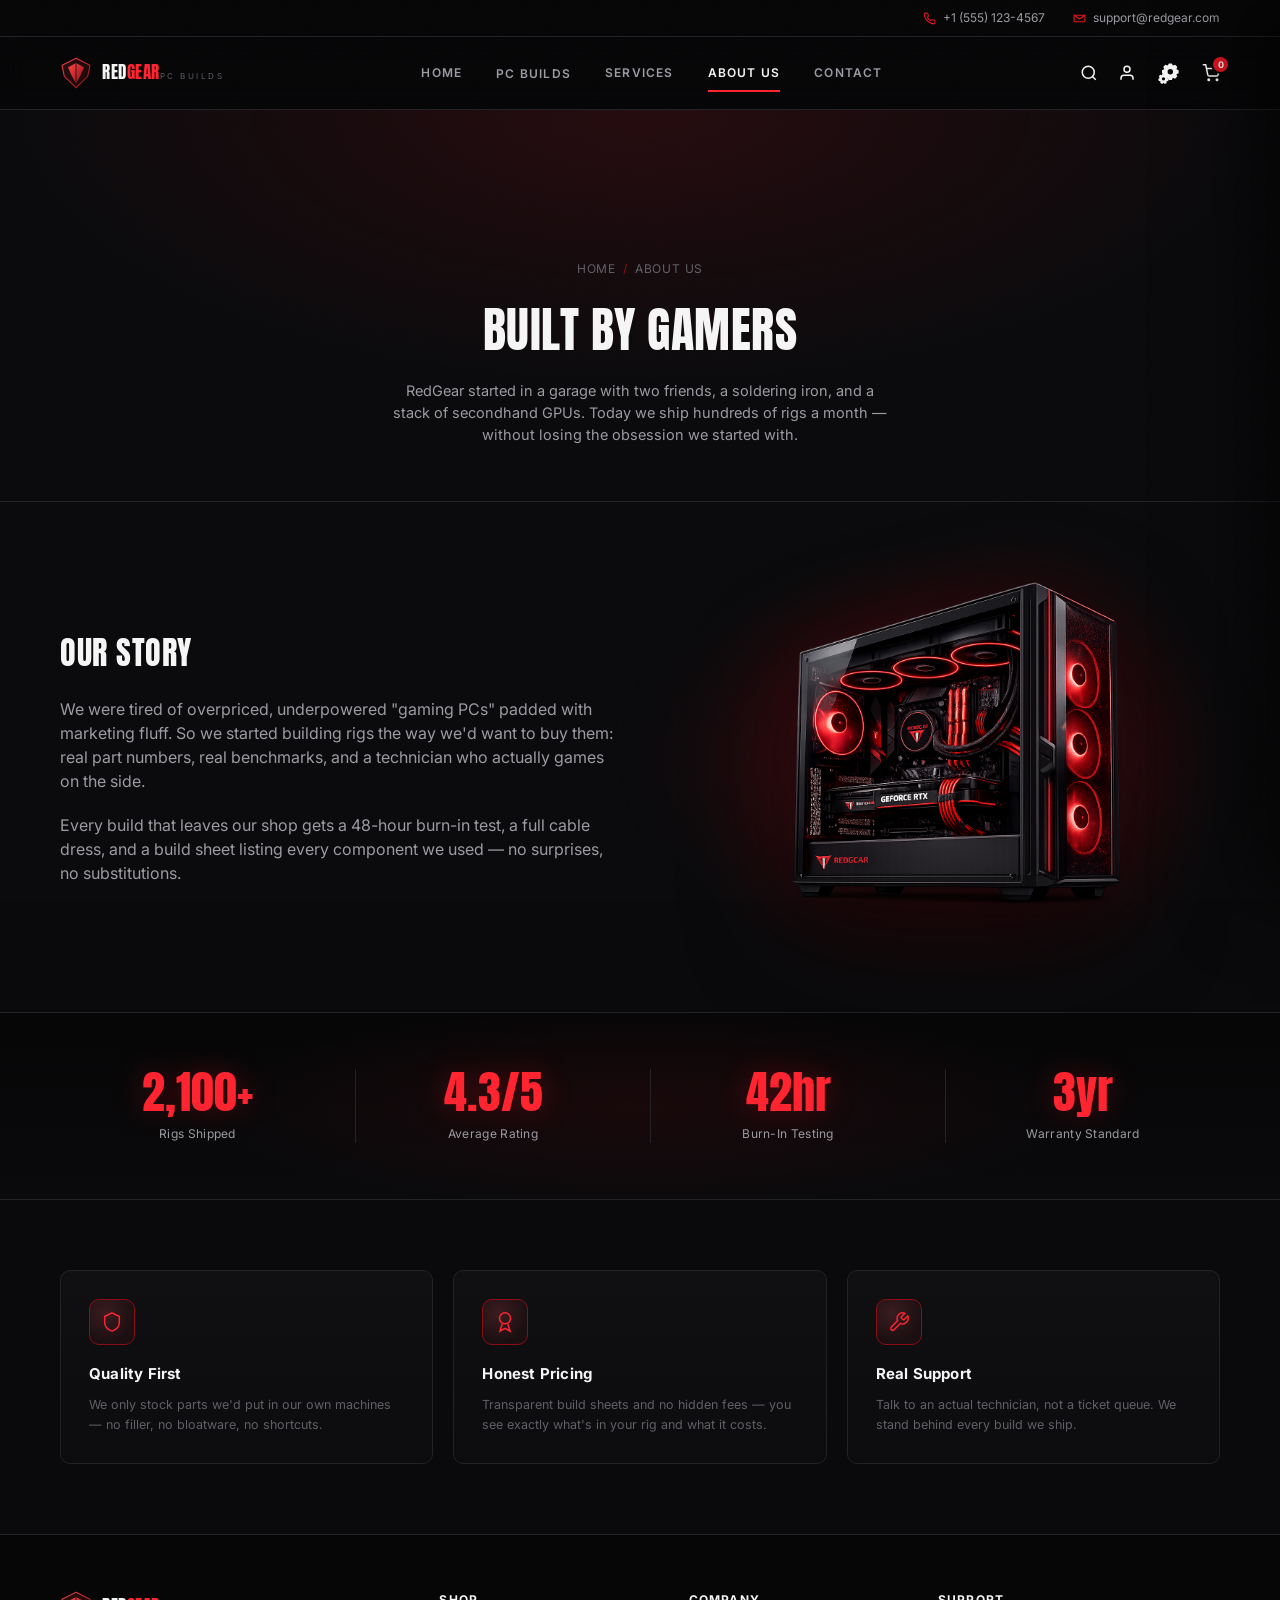
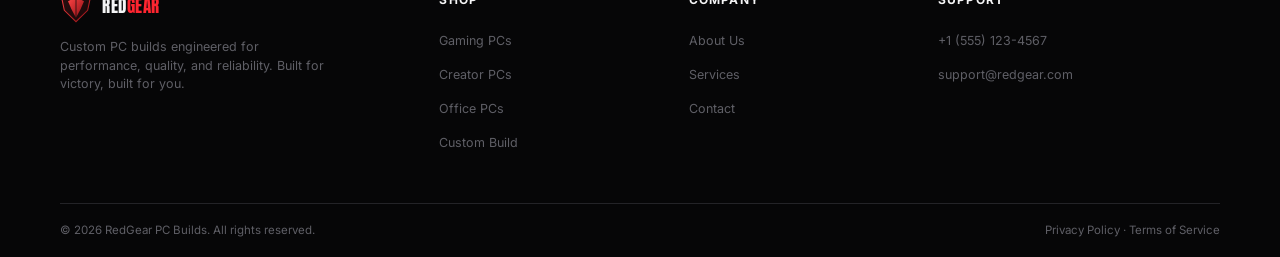
<file: about.html>
<!DOCTYPE html>
<html lang="en">
<head>
<meta charset="UTF-8">
<meta name="viewport" content="width=device-width, initial-scale=1.0">
<title>About Us — RedGear PC Builds</title>
<link rel="icon" type="image/svg+xml" href="favicon.svg">
<link rel="preconnect" href="https://fonts.googleapis.com">
<link href="https://fonts.googleapis.com/css2?family=Anton&family=Inter:wght@400;500;600;700;800&display=swap" rel="stylesheet">
<meta property="og:title" content="About Us — RedGear PC Builds">
<meta property="og:description" content="RedGear started in a garage with two friends and a soldering iron. Learn our story.">
<meta property="og:type" content="website">
<meta property="og:image" content="images/pc-cutout.png">
<meta name="twitter:card" content="summary_large_image">
<meta name="twitter:title" content="About Us — RedGear PC Builds">
<meta name="twitter:description" content="RedGear started in a garage with two friends and a soldering iron. Learn our story.">
<link rel="stylesheet" href="css/style.css">
</head>
<body>

<div class="topbar"><div class="container">
  <a href="tel:+15551234567"><svg viewBox="0 0 24 24" fill="none" stroke="currentColor" stroke-width="2"><path d="M22 16.92v3a2 2 0 0 1-2.18 2 19.79 19.79 0 0 1-8.63-3.07 19.5 19.5 0 0 1-6-6 19.79 19.79 0 0 1-3.07-8.67A2 2 0 0 1 4.11 2h3a2 2 0 0 1 2 1.72c.127.96.361 1.903.7 2.81a2 2 0 0 1-.45 2.11L8.09 9.91a16 16 0 0 0 6 6l1.27-1.27a2 2 0 0 1 2.11-.45c.907.339 1.85.573 2.81.7A2 2 0 0 1 22 16.92z"/></svg>+1 (555) 123-4567</a>
  <a href="mailto:support@redgear.com"><svg viewBox="0 0 24 24" fill="none" stroke="currentColor" stroke-width="2"><path d="M22 6l-10 7L2 6"/><path d="M2 6h20v12H2z"/></svg>support@redgear.com</a>
</div></div>

<header class="navbar"><div class="container">
  <a href="index.html" class="logo">
    <svg class="logo-mark" viewBox="0 0 48 48" fill="none">
        <defs><linearGradient id="lgGrad" x1="0" y1="0" x2="1" y2="1"><stop offset="0%" stop-color="#ff4545"/><stop offset="100%" stop-color="#8c0d14"/></linearGradient></defs>
        <path d="M24 2 L45 12.5 L41.5 29 L24 46 L6.5 29 L3 12.5 Z" fill="url(#lgGrad)" opacity="0.14"/>
        <path d="M24 2 L45 12.5 L41.5 29 L24 46 L6.5 29 L3 12.5 Z" stroke="url(#lgGrad)" stroke-width="1.6"/>
        <path d="M24 9 L36 15.5 L31 27 L24 40 L17 27 L12 15.5 Z" fill="url(#lgGrad)"/>
        <path d="M24 9 L24 40" stroke="#0a0a0c" stroke-width="1.1"/>
      </svg>
    <span><span class="logo-text">RED<span class="accent">GEAR</span></span><span class="logo-sub">PC BUILDS</span></span>
  </a>
  <nav class="nav-links">
    <a href="index.html" data-i18n="home">Home</a><a href="builds.html" data-i18n="builds">PC Builds</a><a href="services.html" data-i18n="services">Services</a><a href="about.html" class="active" data-i18n="about">About Us</a><a href="contact.html" data-i18n="contact">Contact</a>
  </nav>
  <div class="nav-icons">
    <button aria-label="Search" data-i18n-title="navSearch"><svg viewBox="0 0 24 24" fill="none" stroke="currentColor" stroke-width="2"><circle cx="11" cy="11" r="8"/><path d="M21 21l-4.35-4.35"/></svg></button>
    <button aria-label="Account" data-i18n-title="navAccount"><svg viewBox="0 0 24 24" fill="none" stroke="currentColor" stroke-width="2"><path d="M20 21v-2a4 4 0 0 0-4-4H8a4 4 0 0 0-4 4v2"/><circle cx="12" cy="7" r="4"/></svg></button>
    <button aria-label="Cart" data-i18n-title="navCart" style="position:relative;"><svg viewBox="0 0 24 24" fill="none" stroke="currentColor" stroke-width="2"><circle cx="9" cy="21" r="1"/><circle cx="20" cy="21" r="1"/><path d="M1 1h4l2.68 13.39a2 2 0 0 0 2 1.61h9.72a2 2 0 0 0 2-1.61L23 6H6"/></svg><span class="cart-count" id="cartCount">0</span></button>
    <button class="nav-toggle" id="navToggle" aria-label="Menu" data-i18n-title="navMenu"><span></span><span></span><span></span></button>
  </div>
</div></header>

<div class="mobile-nav" id="mobileNav">
  <button class="mobile-nav-close" id="mobileNavClose"><svg viewBox="0 0 24 24" fill="none" stroke="currentColor" stroke-width="2"><path d="M18 6L6 18M6 6l12 12"/></svg></button>
  <a href="index.html" data-i18n="home">Home</a><a href="builds.html" data-i18n="builds">PC Builds</a><a href="services.html" data-i18n="services">Services</a><a href="about.html" data-i18n="about">About Us</a><a href="contact.html" data-i18n="contact">Contact</a>
</div>

<section class="page-hero">
  <div class="container">
    <div class="breadcrumb"><a href="index.html" data-i18n="breadcrumbHome">Home</a><span class="sep">/</span><span data-i18n="about">About Us</span></div>
    <h1 data-i18n="aboutPageTitle">Built By Gamers</h1>
    <p data-i18n="aboutPageDesc">RedGear started in a garage with two friends, a soldering iron, and a stack of secondhand GPUs. Today we ship hundreds of rigs a month — without losing the obsession we started with.</p>
  </div>
</section>

<section class="content-section">
  <div class="container two-col">
    <div class="reveal">
      <h2 class="section-title" style="font-size:32px;" data-i18n="aboutStoryHeading">OUR STORY</h2>
      <p style="color:var(--grey);margin:20px 0;" data-i18n="aboutStoryP1">We were tired of overpriced, underpowered "gaming PCs" padded with marketing fluff. So we started building rigs the way we'd want to buy them: real part numbers, real benchmarks, and a technician who actually games on the side.</p>
      <p style="color:var(--grey);" data-i18n="aboutStoryP2">Every build that leaves our shop gets a 48-hour burn-in test, a full cable dress, and a build sheet listing every component we used — no surprises, no substitutions.</p>
    </div>
    <div class="reveal reveal-delay-1" style="position:relative;">
      <div style="position:absolute; inset:-15%; background:radial-gradient(ellipse 55% 55% at center, rgba(224,20,31,0.3), transparent 72%); filter:blur(35px); z-index:0;"></div>
      <img src="images/pc-cutout.png" alt="RedGear technician-built gaming PC" style="position:relative; z-index:1; width:100%; filter:drop-shadow(0 30px 50px rgba(0,0,0,0.6)) drop-shadow(0 0 40px rgba(224,20,31,0.15));">
    </div>
  </div>
</section>

<section class="stats-strip">
  <div class="container">
    <div class="stats-grid">
      <div class="stat-item reveal">
        <div class="stat-number"><span data-count="2400" data-suffix="+">0</span></div>
        <div class="stat-label" data-i18n="aboutStatRigs">Rigs Shipped</div>
      </div>
      <div class="stat-item reveal reveal-delay-1">
        <div class="stat-number"><span data-count="4.9" data-suffix="/5">0</span></div>
        <div class="stat-label" data-i18n="aboutStatRating">Average Rating</div>
      </div>
      <div class="stat-item reveal reveal-delay-2">
        <div class="stat-number"><span data-count="48" data-suffix="hr">0</span></div>
        <div class="stat-label" data-i18n="aboutStatBurnin">Burn-In Testing</div>
      </div>
      <div class="stat-item reveal reveal-delay-3">
        <div class="stat-number"><span data-count="3" data-suffix="yr">0</span></div>
        <div class="stat-label" data-i18n="aboutStatWarranty">Warranty Standard</div>
      </div>
    </div>
  </div>
</section>

<section class="content-section" style="padding-top:70px;">
  <div class="container">
    <div class="grid-3">
      <div class="info-card reveal">
        <div class="info-icon-badge"><svg viewBox="0 0 24 24" fill="none" stroke="currentColor" stroke-width="1.6"><path d="M12 2l8 4v6c0 5-3.5 8.5-8 10-4.5-1.5-8-5-8-10V6z"/></svg></div>
        <h4 data-i18n="aboutValue1Title">Quality First</h4>
        <p data-i18n="aboutValue1Desc">We only stock parts we'd put in our own machines — no filler, no bloatware, no shortcuts.</p>
      </div>
      <div class="info-card reveal reveal-delay-1">
        <div class="info-icon-badge"><svg viewBox="0 0 24 24" fill="none" stroke="currentColor" stroke-width="1.6"><circle cx="12" cy="8" r="6"/><path d="M9 14L6.5 22 12 19l5.5 3L15 14"/></svg></div>
        <h4 data-i18n="aboutValue2Title">Honest Pricing</h4>
        <p data-i18n="aboutValue2Desc">Transparent build sheets and no hidden fees — you see exactly what's in your rig and what it costs.</p>
      </div>
      <div class="info-card reveal reveal-delay-2">
        <div class="info-icon-badge"><svg viewBox="0 0 24 24" fill="none" stroke="currentColor" stroke-width="1.6"><path d="M14.7 6.3a1 1 0 0 0 0 1.4l1.6 1.6a1 1 0 0 0 1.4 0l3.77-3.77a6 6 0 0 1-7.94 7.94l-6.91 6.91a2.12 2.12 0 0 1-3-3l6.91-6.91a6 6 0 0 1 7.94-7.94l-3.76 3.76z"/></svg></div>
        <h4 data-i18n="aboutValue3Title">Real Support</h4>
        <p data-i18n="aboutValue3Desc">Talk to an actual technician, not a ticket queue. We stand behind every build we ship.</p>
      </div>
    </div>
  </div>
</section>

<footer class="footer">
  <div class="container">
    <div class="footer-grid">
      <div class="footer-brand">
        <a href="index.html" class="logo"><svg class="logo-mark" viewBox="0 0 48 48" fill="none">
        <defs><linearGradient id="lgGrad" x1="0" y1="0" x2="1" y2="1"><stop offset="0%" stop-color="#ff4545"/><stop offset="100%" stop-color="#8c0d14"/></linearGradient></defs>
        <path d="M24 2 L45 12.5 L41.5 29 L24 46 L6.5 29 L3 12.5 Z" fill="url(#lgGrad)" opacity="0.14"/>
        <path d="M24 2 L45 12.5 L41.5 29 L24 46 L6.5 29 L3 12.5 Z" stroke="url(#lgGrad)" stroke-width="1.6"/>
        <path d="M24 9 L36 15.5 L31 27 L24 40 L17 27 L12 15.5 Z" fill="url(#lgGrad)"/>
        <path d="M24 9 L24 40" stroke="#0a0a0c" stroke-width="1.1"/>
      </svg><span><span class="logo-text">RED<span class="accent">GEAR</span></span></span></a>
        <p data-i18n="footerBrandDesc">Custom PC builds engineered for performance, quality, and reliability.</p>
      </div>
      <div class="footer-col"><h5 data-i18n="shop">Shop</h5><ul><li><a href="builds.html?cat=gaming" data-i18n="catGamingTitle">Gaming PCs</a></li><li><a href="builds.html?cat=creator" data-i18n="catCreatorTitle">Creator PCs</a></li><li><a href="builds.html?cat=office" data-i18n="catOfficeTitle">Office PCs</a></li><li><a href="builder.html" data-i18n="customBuild">Custom Build</a></li></ul></div>
      <div class="footer-col"><h5 data-i18n="company">Company</h5><ul><li><a href="about.html" data-i18n="about">About Us</a></li><li><a href="services.html" data-i18n="services">Services</a></li><li><a href="contact.html" data-i18n="contact">Contact</a></li></ul></div>
      <div class="footer-col"><h5 data-i18n="support">Support</h5><ul><li><a href="tel:+15551234567">+1 (555) 123-4567</a></li><li><a href="mailto:support@redgear.com">support@redgear.com</a></li></ul></div>
    </div>
    <div class="footer-bottom"><span>© 2026 <span data-i18n="footerRightsLine">RedGear PC Builds. All rights reserved.</span></span><span data-i18n="footerLegal">Privacy Policy · Terms of Service</span></div>
  </div>
</footer>

<div class="toast" id="toast"><svg viewBox="0 0 24 24" fill="none" stroke="currentColor" stroke-width="2"><path d="M22 11.08V12a10 10 0 1 1-5.93-9.14"/><path d="M22 4L12 14.01l-3-3"/></svg><span id="toastMsg" data-i18n="toastAdded">Added to cart</span></div>

<script src="js/script.js"></script>
</body>
</html>
</file>
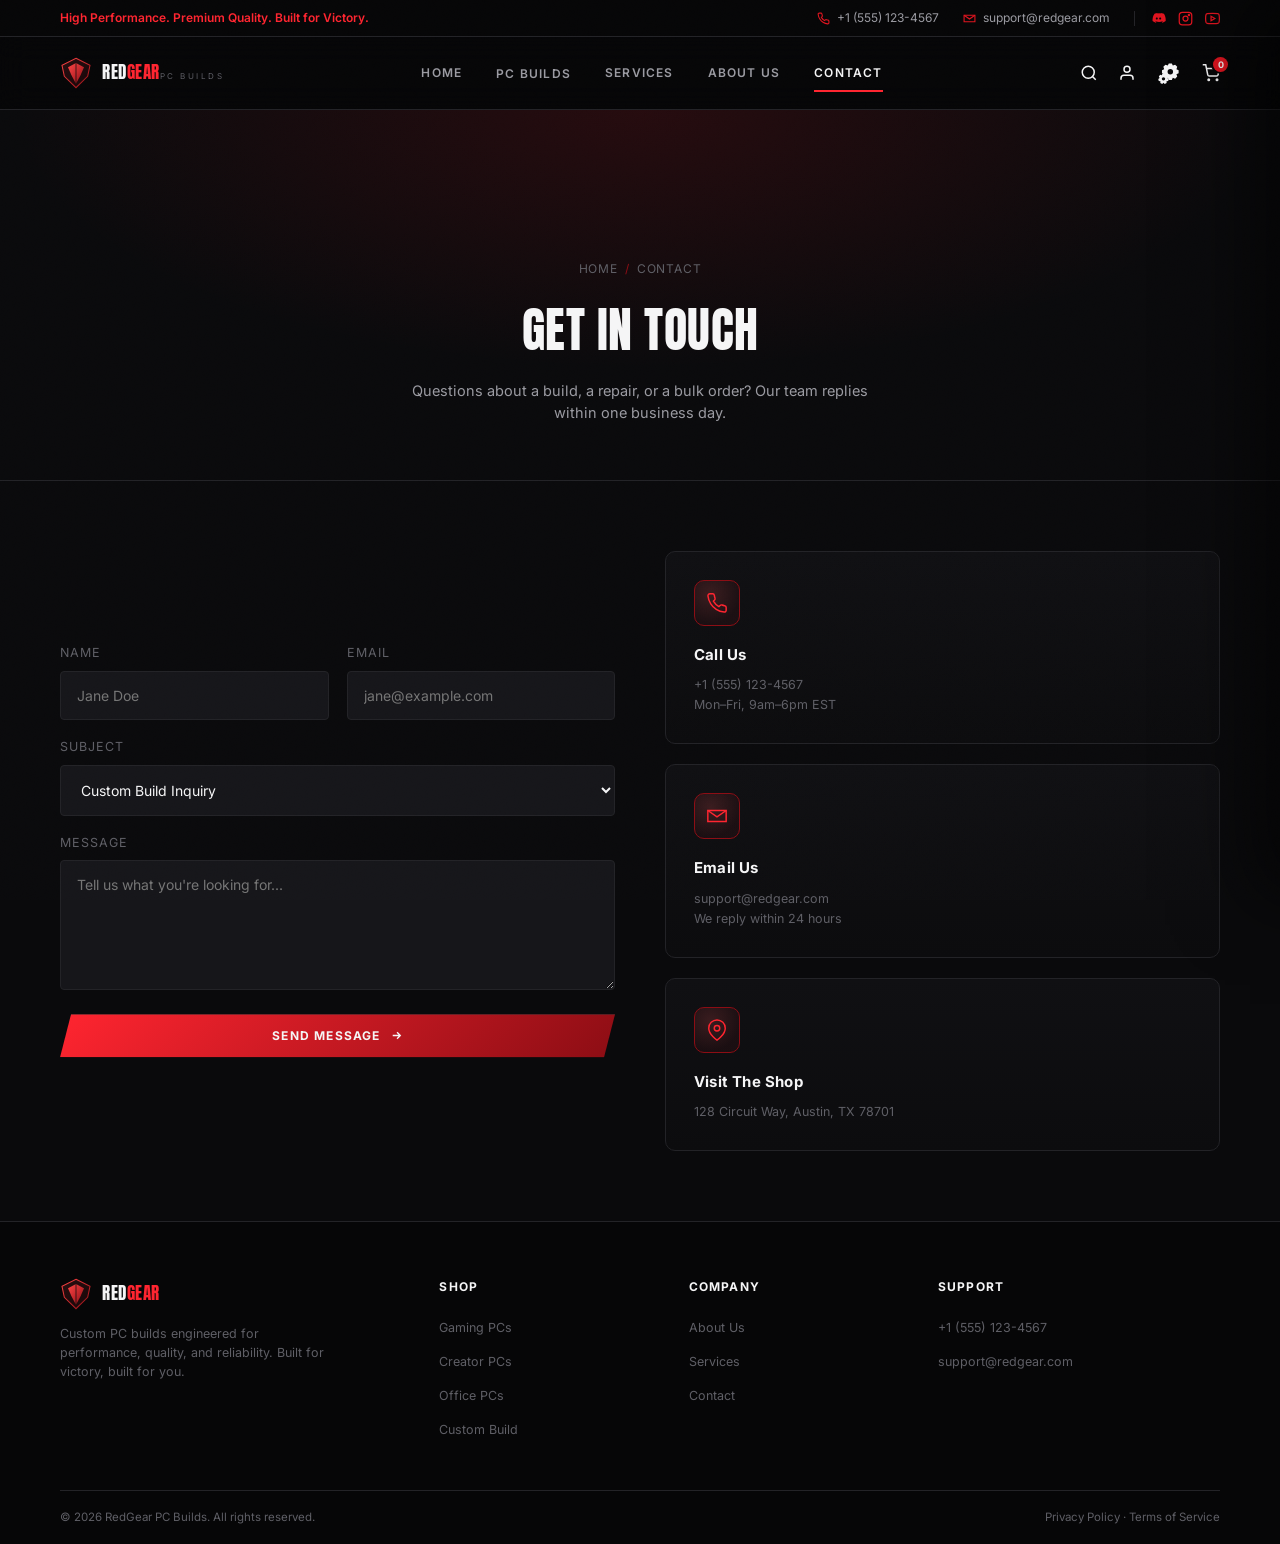
<file: contact.html>
<!DOCTYPE html>
<html lang="en">
<head>
<meta charset="UTF-8">
<meta name="viewport" content="width=device-width, initial-scale=1.0">
<title>Contact — RedGear PC Builds</title>
<link rel="icon" type="image/svg+xml" href="favicon.svg">
<link rel="preconnect" href="https://fonts.googleapis.com">
<link href="https://fonts.googleapis.com/css2?family=Anton&family=Inter:wght@400;500;600;700;800&display=swap" rel="stylesheet">
<meta property="og:title" content="Contact — RedGear PC Builds">
<meta property="og:description" content="Questions about a build, a repair, or a bulk order? Get in touch.">
<meta property="og:type" content="website">
<meta property="og:image" content="images/pc-cutout.png">
<meta name="twitter:card" content="summary_large_image">
<meta name="twitter:title" content="Contact — RedGear PC Builds">
<meta name="twitter:description" content="Questions about a build, a repair, or a bulk order? Get in touch.">
<link rel="stylesheet" href="css/style.css">
</head>
<body>

<div class="topbar">
  <div class="container topbar-inner">
    <div class="topbar-tagline"><span data-i18n="taglinePrefix">High Performance. Premium Quality.</span> <span data-i18n="tagline">Built for Victory.</span></div>
    <div class="topbar-right">
      <a href="tel:+15551234567">
        <svg viewBox="0 0 24 24" fill="none" stroke="currentColor" stroke-width="2"><path d="M22 16.92v3a2 2 0 0 1-2.18 2 19.79 19.79 0 0 1-8.63-3.07 19.5 19.5 0 0 1-6-6 19.79 19.79 0 0 1-3.07-8.67A2 2 0 0 1 4.11 2h3a2 2 0 0 1 2 1.72c.127.96.361 1.903.7 2.81a2 2 0 0 1-.45 2.11L8.09 9.91a16 16 0 0 0 6 6l1.27-1.27a2 2 0 0 1 2.11-.45c.907.339 1.85.573 2.81.7A2 2 0 0 1 22 16.92z"/></svg>
        +1 (555) 123-4567
      </a>
      <a href="mailto:support@redgear.com">
        <svg viewBox="0 0 24 24" fill="none" stroke="currentColor" stroke-width="2"><path d="M4 4h16v16H4z" opacity="0"/><path d="M22 6l-10 7L2 6"/><path d="M2 6h20v12H2z"/></svg>
        support@redgear.com
      </a>
      <div class="topbar-social">
        <a href="#" aria-label="Discord"><svg viewBox="0 0 24 24" fill="currentColor"><path d="M20.3 4.4A19.7 19.7 0 0 0 15.6 3l-.3.5a14 14 0 0 1 4.1 1.7 15.6 15.6 0 0 0-13 0A14 14 0 0 1 10.6 3.5L10.3 3a19.7 19.7 0 0 0-4.7 1.4C2.9 8.4 2.2 12.3 2.5 16.1a19.9 19.9 0 0 0 5.4 2.5l.7-1.1a12 12 0 0 1-1.9-.8l.5-.4a14.5 14.5 0 0 0 11.6 0l.5.4a12 12 0 0 1-1.9.8l.7 1.1a19.8 19.8 0 0 0 5.4-2.5c.4-4.4-.6-8.3-2.7-11.7zM9.3 13.7c-.9 0-1.6-.8-1.6-1.7 0-1 .7-1.7 1.6-1.7s1.6.8 1.6 1.7c0 .9-.7 1.7-1.6 1.7zm5.4 0c-.9 0-1.6-.8-1.6-1.7 0-1 .7-1.7 1.6-1.7s1.6.8 1.6 1.7c0 .9-.7 1.7-1.6 1.7z"/></svg></a>
        <a href="#" aria-label="Instagram"><svg viewBox="0 0 24 24" fill="none" stroke="currentColor" stroke-width="2"><rect x="2" y="2" width="20" height="20" rx="5"/><circle cx="12" cy="12" r="4"/><circle cx="17.5" cy="6.5" r="1"/></svg></a>
        <a href="#" aria-label="YouTube"><svg viewBox="0 0 24 24" fill="none" stroke="currentColor" stroke-width="2"><path d="M22.5 6.2a2.8 2.8 0 0 0-2-2C18.9 3.7 12 3.7 12 3.7s-6.9 0-8.5.5a2.8 2.8 0 0 0-2 2A29 29 0 0 0 1 12a29 29 0 0 0 .5 5.8 2.8 2.8 0 0 0 2 2c1.6.5 8.5.5 8.5.5s6.9 0 8.5-.5a2.8 2.8 0 0 0 2-2A29 29 0 0 0 23 12a29 29 0 0 0-.5-5.8z"/><path d="M9.7 15.5l6-3.5-6-3.5z"/></svg></a>
      </div>
    </div>
  </div>
</div>

<header class="navbar"><div class="container">
  <a href="index.html" class="logo">
    <svg class="logo-mark" viewBox="0 0 48 48" fill="none">
        <defs><linearGradient id="lgGrad" x1="0" y1="0" x2="1" y2="1"><stop offset="0%" stop-color="#ff4545"/><stop offset="100%" stop-color="#8c0d14"/></linearGradient></defs>
        <path d="M24 2 L45 12.5 L41.5 29 L24 46 L6.5 29 L3 12.5 Z" fill="url(#lgGrad)" opacity="0.14"/>
        <path d="M24 2 L45 12.5 L41.5 29 L24 46 L6.5 29 L3 12.5 Z" stroke="url(#lgGrad)" stroke-width="1.6"/>
        <path d="M24 9 L36 15.5 L31 27 L24 40 L17 27 L12 15.5 Z" fill="url(#lgGrad)"/>
        <path d="M24 9 L24 40" stroke="#0a0a0c" stroke-width="1.1"/>
      </svg>
    <span><span class="logo-text">RED<span class="accent">GEAR</span></span><span class="logo-sub">PC BUILDS</span></span>
  </a>
  <nav class="nav-links">
    <a href="index.html" data-i18n="home">Home</a><a href="builds.html" data-i18n="builds">PC Builds</a><a href="services.html" data-i18n="services">Services</a><a href="about.html" data-i18n="about">About Us</a><a href="contact.html" class="active" data-i18n="contact">Contact</a>
  </nav>
  <div class="nav-icons">
    <button aria-label="Search" data-i18n-title="navSearch"><svg viewBox="0 0 24 24" fill="none" stroke="currentColor" stroke-width="2"><circle cx="11" cy="11" r="8"/><path d="M21 21l-4.35-4.35"/></svg></button>
    <button aria-label="Account" data-i18n-title="navAccount"><svg viewBox="0 0 24 24" fill="none" stroke="currentColor" stroke-width="2"><path d="M20 21v-2a4 4 0 0 0-4-4H8a4 4 0 0 0-4 4v2"/><circle cx="12" cy="7" r="4"/></svg></button>
    <button aria-label="Cart" data-i18n-title="navCart" style="position:relative;"><svg viewBox="0 0 24 24" fill="none" stroke="currentColor" stroke-width="2"><circle cx="9" cy="21" r="1"/><circle cx="20" cy="21" r="1"/><path d="M1 1h4l2.68 13.39a2 2 0 0 0 2 1.61h9.72a2 2 0 0 0 2-1.61L23 6H6"/></svg><span class="cart-count" id="cartCount">0</span></button>
    <button class="nav-toggle" id="navToggle" aria-label="Menu" data-i18n-title="navMenu"><span></span><span></span><span></span></button>
  </div>
</div></header>

<div class="mobile-nav" id="mobileNav">
  <button class="mobile-nav-close" id="mobileNavClose"><svg viewBox="0 0 24 24" fill="none" stroke="currentColor" stroke-width="2"><path d="M18 6L6 18M6 6l12 12"/></svg></button>
  <a href="index.html" data-i18n="home">Home</a><a href="builds.html" data-i18n="builds">PC Builds</a><a href="services.html" data-i18n="services">Services</a><a href="about.html" data-i18n="about">About Us</a><a href="contact.html" data-i18n="contact">Contact</a>
</div>

<section class="page-hero">
  <div class="container">
    <div class="breadcrumb"><a href="index.html" data-i18n="breadcrumbHome">Home</a><span class="sep">/</span><span data-i18n="contact">Contact</span></div>
    <h1 data-i18n="contactPageTitle">Get In Touch</h1>
    <p data-i18n="contactPageDesc">Questions about a build, a repair, or a bulk order? Our team replies within one business day.</p>
  </div>
</section>

<section class="content-section">
  <div class="container two-col">
    <form class="contact-form reveal" id="contactForm">
      <div class="row">
        <div>
          <label for="name" data-i18n="nameLabel">Full Name</label>
          <input type="text" id="name" required placeholder="Jane Doe">
        </div>
        <div>
          <label for="email" data-i18n="emailLabel">Email</label>
          <input type="email" id="email" required placeholder="jane@example.com">
        </div>
      </div>
      <div>
        <label for="subject" data-i18n="contactSubjectLabel">Subject</label>
        <select id="subject">
          <option data-i18n="contactSubjectOpt1">Custom Build Inquiry</option>
          <option data-i18n="contactSubjectOpt2">Repair / Diagnostics</option>
          <option data-i18n="contactSubjectOpt3">Order Support</option>
          <option data-i18n="contactSubjectOpt4">Other</option>
        </select>
      </div>
      <div>
        <label for="message" data-i18n="contactMessageLabel">Message</label>
        <textarea id="message" required data-i18n-placeholder="contactMessagePh" placeholder="Tell us what you're looking for..."></textarea>
      </div>
      <button type="submit" class="btn btn-primary" style="justify-content:center;">
        <span data-i18n="contactSendBtn">Send Message</span>
        <svg viewBox="0 0 24 24" fill="none" stroke="currentColor" stroke-width="2.5"><path d="M5 12h14M13 6l6 6-6 6"/></svg>
      </button>
    </form>

    <div class="reveal reveal-delay-1">
      <div class="info-card" style="margin-bottom:20px;">
        <div class="info-icon-badge"><svg viewBox="0 0 24 24" fill="none" stroke="currentColor" stroke-width="1.6"><path d="M22 16.92v3a2 2 0 0 1-2.18 2 19.79 19.79 0 0 1-8.63-3.07 19.5 19.5 0 0 1-6-6 19.79 19.79 0 0 1-3.07-8.67A2 2 0 0 1 4.11 2h3a2 2 0 0 1 2 1.72c.127.96.361 1.903.7 2.81a2 2 0 0 1-.45 2.11L8.09 9.91a16 16 0 0 0 6 6l1.27-1.27a2 2 0 0 1 2.11-.45c.907.339 1.85.573 2.81.7A2 2 0 0 1 22 16.92z"/></svg></div>
        <h4 data-i18n="contactCallTitle">Call Us</h4>
        <p>+1 (555) 123-4567<br><span data-i18n="contactCallDesc">Mon–Fri, 9am–6pm EST</span></p>
      </div>
      <div class="info-card" style="margin-bottom:20px;">
        <div class="info-icon-badge"><svg viewBox="0 0 24 24" fill="none" stroke="currentColor" stroke-width="1.6"><path d="M22 6l-10 7L2 6"/><path d="M2 6h20v12H2z"/></svg></div>
        <h4 data-i18n="contactEmailTitle">Email Us</h4>
        <p>support@redgear.com<br><span data-i18n="contactEmailDesc">We reply within 24 hours</span></p>
      </div>
      <div class="info-card">
        <div class="info-icon-badge"><svg viewBox="0 0 24 24" fill="none" stroke="currentColor" stroke-width="1.6"><path d="M21 10c0 7-9 13-9 13s-9-6-9-13a9 9 0 0 1 18 0z"/><circle cx="12" cy="10" r="3"/></svg></div>
        <h4 data-i18n="contactVisitTitle">Visit The Shop</h4>
        <p data-i18n="contactVisitAddr">128 Circuit Way, Austin, TX 78701</p>
      </div>
    </div>
  </div>
</section>

<footer class="footer">
  <div class="container">
    <div class="footer-grid">
      <div class="footer-brand">
        <a href="index.html" class="logo"><svg class="logo-mark" viewBox="0 0 48 48" fill="none">
        <defs><linearGradient id="lgGrad" x1="0" y1="0" x2="1" y2="1"><stop offset="0%" stop-color="#ff4545"/><stop offset="100%" stop-color="#8c0d14"/></linearGradient></defs>
        <path d="M24 2 L45 12.5 L41.5 29 L24 46 L6.5 29 L3 12.5 Z" fill="url(#lgGrad)" opacity="0.14"/>
        <path d="M24 2 L45 12.5 L41.5 29 L24 46 L6.5 29 L3 12.5 Z" stroke="url(#lgGrad)" stroke-width="1.6"/>
        <path d="M24 9 L36 15.5 L31 27 L24 40 L17 27 L12 15.5 Z" fill="url(#lgGrad)"/>
        <path d="M24 9 L24 40" stroke="#0a0a0c" stroke-width="1.1"/>
      </svg><span><span class="logo-text">RED<span class="accent">GEAR</span></span></span></a>
        <p data-i18n="footerBrandDesc">Custom PC builds engineered for performance, quality, and reliability.</p>
      </div>
      <div class="footer-col"><h5 data-i18n="shop">Shop</h5><ul><li><a href="builds.html?cat=gaming" data-i18n="catGamingTitle">Gaming PCs</a></li><li><a href="builds.html?cat=creator" data-i18n="catCreatorTitle">Creator PCs</a></li><li><a href="builds.html?cat=office" data-i18n="catOfficeTitle">Office PCs</a></li><li><a href="builder.html" data-i18n="customBuild">Custom Build</a></li></ul></div>
      <div class="footer-col"><h5 data-i18n="company">Company</h5><ul><li><a href="about.html" data-i18n="about">About Us</a></li><li><a href="services.html" data-i18n="services">Services</a></li><li><a href="contact.html" data-i18n="contact">Contact</a></li></ul></div>
      <div class="footer-col"><h5 data-i18n="support">Support</h5><ul><li><a href="tel:+15551234567">+1 (555) 123-4567</a></li><li><a href="mailto:support@redgear.com">support@redgear.com</a></li></ul></div>
    </div>
    <div class="footer-bottom"><span>© 2026 <span data-i18n="footerRightsLine">RedGear PC Builds. All rights reserved.</span></span><span data-i18n="footerLegal">Privacy Policy · Terms of Service</span></div>
  </div>
</footer>

<div class="toast" id="toast"><svg viewBox="0 0 24 24" fill="none" stroke="currentColor" stroke-width="2"><path d="M22 11.08V12a10 10 0 1 1-5.93-9.14"/><path d="M22 4L12 14.01l-3-3"/></svg><span id="toastMsg" data-i18n="contactToastSuccess">Message sent!</span></div>

<script src="js/script.js"></script>
<script>
document.getElementById('contactForm').addEventListener('submit', (e) => {
  e.preventDefault();
  showToast(window.t('contactToastSuccess'));
  e.target.reset();
});
</script>
</body>
</html>
</file>
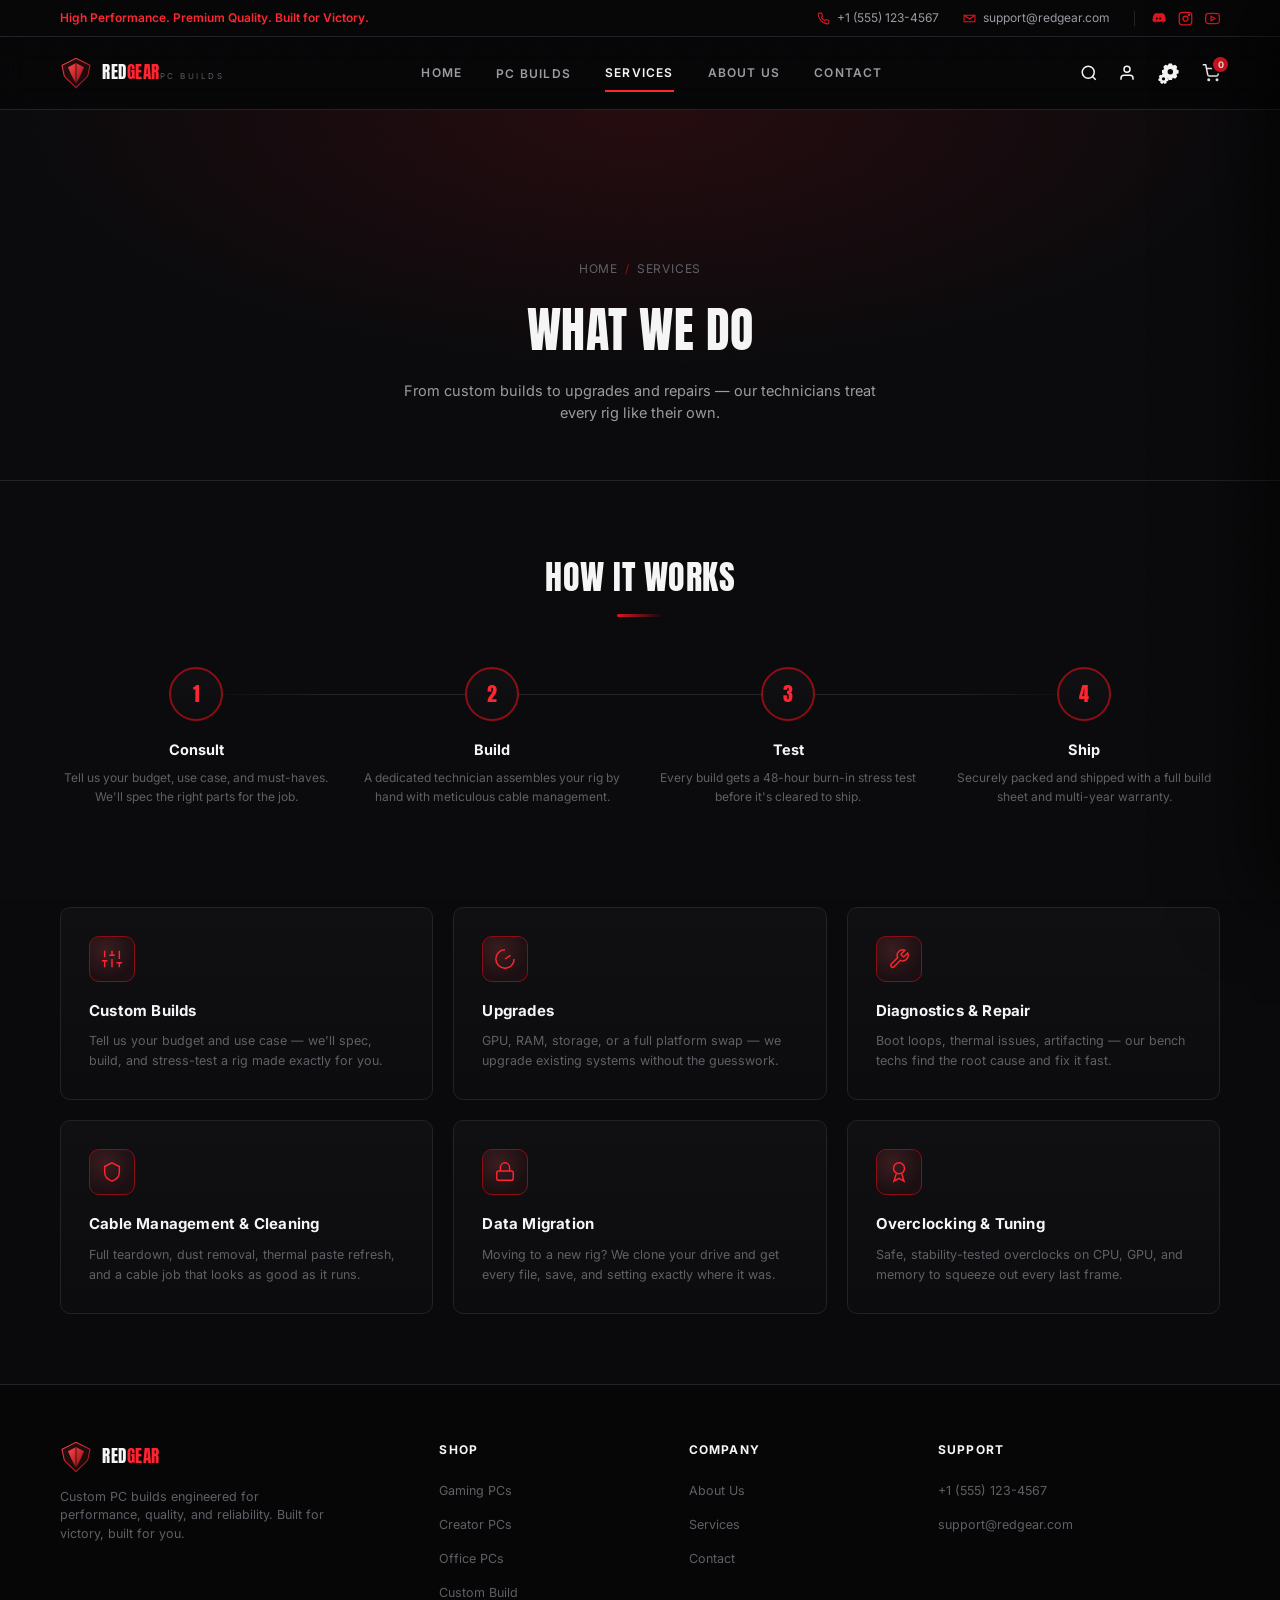
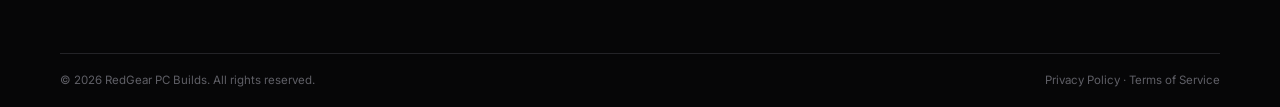
<file: services.html>
<!DOCTYPE html>
<html lang="en">
<head>
<meta charset="UTF-8">
<meta name="viewport" content="width=device-width, initial-scale=1.0">
<title>Services — RedGear PC Builds</title>
<link rel="icon" type="image/svg+xml" href="favicon.svg">
<link rel="preconnect" href="https://fonts.googleapis.com">
<link href="https://fonts.googleapis.com/css2?family=Anton&family=Inter:wght@400;500;600;700;800&display=swap" rel="stylesheet">
<meta property="og:title" content="Services — RedGear PC Builds">
<meta property="og:description" content="Custom builds, upgrades, diagnostics, and repair from real technicians.">
<meta property="og:type" content="website">
<meta property="og:image" content="images/pc-cutout.png">
<meta name="twitter:card" content="summary_large_image">
<meta name="twitter:title" content="Services — RedGear PC Builds">
<meta name="twitter:description" content="Custom builds, upgrades, diagnostics, and repair from real technicians.">
<link rel="stylesheet" href="css/style.css">
</head>
<body>

<div class="topbar">
  <div class="container topbar-inner">
    <div class="topbar-tagline"><span data-i18n="taglinePrefix">High Performance. Premium Quality.</span> <span data-i18n="tagline">Built for Victory.</span></div>
    <div class="topbar-right">
      <a href="tel:+15551234567">
        <svg viewBox="0 0 24 24" fill="none" stroke="currentColor" stroke-width="2"><path d="M22 16.92v3a2 2 0 0 1-2.18 2 19.79 19.79 0 0 1-8.63-3.07 19.5 19.5 0 0 1-6-6 19.79 19.79 0 0 1-3.07-8.67A2 2 0 0 1 4.11 2h3a2 2 0 0 1 2 1.72c.127.96.361 1.903.7 2.81a2 2 0 0 1-.45 2.11L8.09 9.91a16 16 0 0 0 6 6l1.27-1.27a2 2 0 0 1 2.11-.45c.907.339 1.85.573 2.81.7A2 2 0 0 1 22 16.92z"/></svg>
        +1 (555) 123-4567
      </a>
      <a href="mailto:support@redgear.com">
        <svg viewBox="0 0 24 24" fill="none" stroke="currentColor" stroke-width="2"><path d="M4 4h16v16H4z" opacity="0"/><path d="M22 6l-10 7L2 6"/><path d="M2 6h20v12H2z"/></svg>
        support@redgear.com
      </a>
      <div class="topbar-social">
        <a href="#" aria-label="Discord"><svg viewBox="0 0 24 24" fill="currentColor"><path d="M20.3 4.4A19.7 19.7 0 0 0 15.6 3l-.3.5a14 14 0 0 1 4.1 1.7 15.6 15.6 0 0 0-13 0A14 14 0 0 1 10.6 3.5L10.3 3a19.7 19.7 0 0 0-4.7 1.4C2.9 8.4 2.2 12.3 2.5 16.1a19.9 19.9 0 0 0 5.4 2.5l.7-1.1a12 12 0 0 1-1.9-.8l.5-.4a14.5 14.5 0 0 0 11.6 0l.5.4a12 12 0 0 1-1.9.8l.7 1.1a19.8 19.8 0 0 0 5.4-2.5c.4-4.4-.6-8.3-2.7-11.7zM9.3 13.7c-.9 0-1.6-.8-1.6-1.7 0-1 .7-1.7 1.6-1.7s1.6.8 1.6 1.7c0 .9-.7 1.7-1.6 1.7zm5.4 0c-.9 0-1.6-.8-1.6-1.7 0-1 .7-1.7 1.6-1.7s1.6.8 1.6 1.7c0 .9-.7 1.7-1.6 1.7z"/></svg></a>
        <a href="#" aria-label="Instagram"><svg viewBox="0 0 24 24" fill="none" stroke="currentColor" stroke-width="2"><rect x="2" y="2" width="20" height="20" rx="5"/><circle cx="12" cy="12" r="4"/><circle cx="17.5" cy="6.5" r="1"/></svg></a>
        <a href="#" aria-label="YouTube"><svg viewBox="0 0 24 24" fill="none" stroke="currentColor" stroke-width="2"><path d="M22.5 6.2a2.8 2.8 0 0 0-2-2C18.9 3.7 12 3.7 12 3.7s-6.9 0-8.5.5a2.8 2.8 0 0 0-2 2A29 29 0 0 0 1 12a29 29 0 0 0 .5 5.8 2.8 2.8 0 0 0 2 2c1.6.5 8.5.5 8.5.5s6.9 0 8.5-.5a2.8 2.8 0 0 0 2-2A29 29 0 0 0 23 12a29 29 0 0 0-.5-5.8z"/><path d="M9.7 15.5l6-3.5-6-3.5z"/></svg></a>
      </div>
    </div>
  </div>
</div>

<header class="navbar"><div class="container">
  <a href="index.html" class="logo">
    <svg class="logo-mark" viewBox="0 0 48 48" fill="none">
        <defs><linearGradient id="lgGrad" x1="0" y1="0" x2="1" y2="1"><stop offset="0%" stop-color="#ff4545"/><stop offset="100%" stop-color="#8c0d14"/></linearGradient></defs>
        <path d="M24 2 L45 12.5 L41.5 29 L24 46 L6.5 29 L3 12.5 Z" fill="url(#lgGrad)" opacity="0.14"/>
        <path d="M24 2 L45 12.5 L41.5 29 L24 46 L6.5 29 L3 12.5 Z" stroke="url(#lgGrad)" stroke-width="1.6"/>
        <path d="M24 9 L36 15.5 L31 27 L24 40 L17 27 L12 15.5 Z" fill="url(#lgGrad)"/>
        <path d="M24 9 L24 40" stroke="#0a0a0c" stroke-width="1.1"/>
      </svg>
    <span><span class="logo-text">RED<span class="accent">GEAR</span></span><span class="logo-sub">PC BUILDS</span></span>
  </a>
  <nav class="nav-links">
    <a href="index.html" data-i18n="home">Home</a><a href="builds.html" data-i18n="builds">PC Builds</a><a href="services.html" class="active" data-i18n="services">Services</a><a href="about.html" data-i18n="about">About Us</a><a href="contact.html" data-i18n="contact">Contact</a>
  </nav>
  <div class="nav-icons">
    <button aria-label="Search" data-i18n-title="navSearch"><svg viewBox="0 0 24 24" fill="none" stroke="currentColor" stroke-width="2"><circle cx="11" cy="11" r="8"/><path d="M21 21l-4.35-4.35"/></svg></button>
    <button aria-label="Account" data-i18n-title="navAccount"><svg viewBox="0 0 24 24" fill="none" stroke="currentColor" stroke-width="2"><path d="M20 21v-2a4 4 0 0 0-4-4H8a4 4 0 0 0-4 4v2"/><circle cx="12" cy="7" r="4"/></svg></button>
    <button aria-label="Cart" data-i18n-title="navCart" style="position:relative;"><svg viewBox="0 0 24 24" fill="none" stroke="currentColor" stroke-width="2"><circle cx="9" cy="21" r="1"/><circle cx="20" cy="21" r="1"/><path d="M1 1h4l2.68 13.39a2 2 0 0 0 2 1.61h9.72a2 2 0 0 0 2-1.61L23 6H6"/></svg><span class="cart-count" id="cartCount">0</span></button>
    <button class="nav-toggle" id="navToggle" aria-label="Menu" data-i18n-title="navMenu"><span></span><span></span><span></span></button>
  </div>
</div></header>

<div class="mobile-nav" id="mobileNav">
  <button class="mobile-nav-close" id="mobileNavClose"><svg viewBox="0 0 24 24" fill="none" stroke="currentColor" stroke-width="2"><path d="M18 6L6 18M6 6l12 12"/></svg></button>
  <a href="index.html" data-i18n="home">Home</a><a href="builds.html" data-i18n="builds">PC Builds</a><a href="services.html" data-i18n="services">Services</a><a href="about.html" data-i18n="about">About Us</a><a href="contact.html" data-i18n="contact">Contact</a>
</div>

<section class="page-hero">
  <div class="container">
    <div class="breadcrumb"><a href="index.html" data-i18n="breadcrumbHome">Home</a><span class="sep">/</span><span data-i18n="services">Services</span></div>
    <h1 data-i18n="servicesPageTitle">What We Do</h1>
    <p data-i18n="servicesPageDesc">From custom builds to upgrades and repairs — our technicians treat every rig like their own.</p>
  </div>
</section>

<section class="content-section" style="padding-bottom:30px;">
  <div class="container">
    <div class="section-head reveal" style="margin-bottom:50px;">
      <h2 class="section-title" style="text-align:center;" data-i18n="servicesHowTitle">HOW IT WORKS</h2>
      <div class="section-kicker"></div>
    </div>
    <div class="process-steps">
      <div class="process-step reveal">
        <div class="process-step-num">1</div>
        <h4 data-i18n="servicesStep1Title">Consult</h4>
        <p data-i18n="servicesStep1Desc">Tell us your budget, use case, and must-haves. We'll spec the right parts for the job.</p>
      </div>
      <div class="process-step reveal reveal-delay-1">
        <div class="process-step-num">2</div>
        <h4 data-i18n="servicesStep2Title">Build</h4>
        <p data-i18n="servicesStep2Desc">A dedicated technician assembles your rig by hand with meticulous cable management.</p>
      </div>
      <div class="process-step reveal reveal-delay-2">
        <div class="process-step-num">3</div>
        <h4 data-i18n="servicesStep3Title">Test</h4>
        <p data-i18n="servicesStep3Desc">Every build gets a 48-hour burn-in stress test before it's cleared to ship.</p>
      </div>
      <div class="process-step reveal reveal-delay-3">
        <div class="process-step-num">4</div>
        <h4 data-i18n="servicesStep4Title">Ship</h4>
        <p data-i18n="servicesStep4Desc">Securely packed and shipped with a full build sheet and multi-year warranty.</p>
      </div>
    </div>
  </div>
</section>

<section class="content-section">
  <div class="container">
    <div class="grid-3">
      <div class="info-card reveal">
        <div class="info-icon-badge"><svg viewBox="0 0 24 24" fill="none" stroke="currentColor" stroke-width="1.6"><path d="M4 21v-7M4 10V3M12 21v-9M12 8V3M20 21v-5M20 12V3M1 14h6M9 8h6M17 16h6"/></svg></div>
        <h4 data-i18n="servicesCard1Title">Custom Builds</h4>
        <p data-i18n="servicesCard1Desc">Tell us your budget and use case — we'll spec, build, and stress-test a rig made exactly for you.</p>
      </div>
      <div class="info-card reveal reveal-delay-1">
        <div class="info-icon-badge"><svg viewBox="0 0 24 24" fill="none" stroke="currentColor" stroke-width="1.6"><path d="M12 2a10 10 0 1 0 10 10"/><path d="M12 12l6-4"/></svg></div>
        <h4 data-i18n="servicesCard2Title">Upgrades</h4>
        <p data-i18n="servicesCard2Desc">GPU, RAM, storage, or a full platform swap — we upgrade existing systems without the guesswork.</p>
      </div>
      <div class="info-card reveal reveal-delay-2">
        <div class="info-icon-badge"><svg viewBox="0 0 24 24" fill="none" stroke="currentColor" stroke-width="1.6"><path d="M14.7 6.3a1 1 0 0 0 0 1.4l1.6 1.6a1 1 0 0 0 1.4 0l3.77-3.77a6 6 0 0 1-7.94 7.94l-6.91 6.91a2.12 2.12 0 0 1-3-3l6.91-6.91a6 6 0 0 1 7.94-7.94l-3.76 3.76z"/></svg></div>
        <h4 data-i18n="servicesCard3Title">Diagnostics & Repair</h4>
        <p data-i18n="servicesCard3Desc">Boot loops, thermal issues, artifacting — our bench techs find the root cause and fix it fast.</p>
      </div>
      <div class="info-card reveal">
        <div class="info-icon-badge"><svg viewBox="0 0 24 24" fill="none" stroke="currentColor" stroke-width="1.6"><path d="M12 2l8 4v6c0 5-3.5 8.5-8 10-4.5-1.5-8-5-8-10V6z"/></svg></div>
        <h4 data-i18n="servicesCard4Title">Cable Management & Cleaning</h4>
        <p data-i18n="servicesCard4Desc">Full teardown, dust removal, thermal paste refresh, and a cable job that looks as good as it runs.</p>
      </div>
      <div class="info-card reveal reveal-delay-1">
        <div class="info-icon-badge"><svg viewBox="0 0 24 24" fill="none" stroke="currentColor" stroke-width="1.6"><rect x="3" y="11" width="18" height="10" rx="2"/><path d="M7 11V7a5 5 0 0 1 10 0v4"/></svg></div>
        <h4 data-i18n="servicesCard5Title">Data Migration</h4>
        <p data-i18n="servicesCard5Desc">Moving to a new rig? We clone your drive and get every file, save, and setting exactly where it was.</p>
      </div>
      <div class="info-card reveal reveal-delay-2">
        <div class="info-icon-badge"><svg viewBox="0 0 24 24" fill="none" stroke="currentColor" stroke-width="1.6"><circle cx="12" cy="8" r="6"/><path d="M9 14L6.5 22 12 19l5.5 3L15 14"/></svg></div>
        <h4 data-i18n="servicesCard6Title">Overclocking & Tuning</h4>
        <p data-i18n="servicesCard6Desc">Safe, stability-tested overclocks on CPU, GPU, and memory to squeeze out every last frame.</p>
      </div>
    </div>
  </div>
</section>

<footer class="footer">
  <div class="container">
    <div class="footer-grid">
      <div class="footer-brand">
        <a href="index.html" class="logo"><svg class="logo-mark" viewBox="0 0 48 48" fill="none">
        <defs><linearGradient id="lgGrad" x1="0" y1="0" x2="1" y2="1"><stop offset="0%" stop-color="#ff4545"/><stop offset="100%" stop-color="#8c0d14"/></linearGradient></defs>
        <path d="M24 2 L45 12.5 L41.5 29 L24 46 L6.5 29 L3 12.5 Z" fill="url(#lgGrad)" opacity="0.14"/>
        <path d="M24 2 L45 12.5 L41.5 29 L24 46 L6.5 29 L3 12.5 Z" stroke="url(#lgGrad)" stroke-width="1.6"/>
        <path d="M24 9 L36 15.5 L31 27 L24 40 L17 27 L12 15.5 Z" fill="url(#lgGrad)"/>
        <path d="M24 9 L24 40" stroke="#0a0a0c" stroke-width="1.1"/>
      </svg><span><span class="logo-text">RED<span class="accent">GEAR</span></span></span></a>
        <p data-i18n="footerBrandDesc">Custom PC builds engineered for performance, quality, and reliability.</p>
      </div>
      <div class="footer-col"><h5 data-i18n="shop">Shop</h5><ul><li><a href="builds.html?cat=gaming" data-i18n="catGamingTitle">Gaming PCs</a></li><li><a href="builds.html?cat=creator" data-i18n="catCreatorTitle">Creator PCs</a></li><li><a href="builds.html?cat=office" data-i18n="catOfficeTitle">Office PCs</a></li><li><a href="builder.html" data-i18n="customBuild">Custom Build</a></li></ul></div>
      <div class="footer-col"><h5 data-i18n="company">Company</h5><ul><li><a href="about.html" data-i18n="about">About Us</a></li><li><a href="services.html" data-i18n="services">Services</a></li><li><a href="contact.html" data-i18n="contact">Contact</a></li></ul></div>
      <div class="footer-col"><h5 data-i18n="support">Support</h5><ul><li><a href="tel:+15551234567">+1 (555) 123-4567</a></li><li><a href="mailto:support@redgear.com">support@redgear.com</a></li></ul></div>
    </div>
    <div class="footer-bottom"><span>© 2026 <span data-i18n="footerRightsLine">RedGear PC Builds. All rights reserved.</span></span><span data-i18n="footerLegal">Privacy Policy · Terms of Service</span></div>
  </div>
</footer>

<div class="toast" id="toast"><svg viewBox="0 0 24 24" fill="none" stroke="currentColor" stroke-width="2"><path d="M22 11.08V12a10 10 0 1 1-5.93-9.14"/><path d="M22 4L12 14.01l-3-3"/></svg><span id="toastMsg" data-i18n="toastAdded">Added to cart</span></div>

<script src="js/script.js"></script>
</body>
</html>
</file>
<file: css/style.css>
/* ==========================================================================
   REDGEAR PC BUILDS — Core Stylesheet
   ========================================================================== */

:root {
  --black: #060607;
  --near-black: #0a0a0c;
  --panel: #101013;
  --panel-light: #16161a;
  --border: #232327;
  --red: #e0141f;
  --red-bright: #ff2530;
  --red-dark: #8c0d14;
  --red-glow: rgba(224, 20, 31, 0.45);
  --white: #f5f5f6;
  --grey: #9a9aa1;
  --grey-dim: #5f5f66;
  --font-display: 'Anton', 'Arial Narrow', sans-serif;
  --font-body: 'Inter', -apple-system, BlinkMacSystemFont, sans-serif;
  --ease: cubic-bezier(0.22, 1, 0.36, 1);
  --ease-soft: cubic-bezier(0.16, 1, 0.3, 1);
  --ease-snap: cubic-bezier(0.34, 1.56, 0.64, 1);
  --shadow-sm: 0 2px 8px rgba(0,0,0,0.3);
  --shadow-md: 0 12px 30px rgba(0,0,0,0.4);
  --shadow-lg: 0 24px 60px rgba(0,0,0,0.5);
  --shadow-glow: 0 8px 28px rgba(224,20,31,0.22);
}

* { margin: 0; padding: 0; box-sizing: border-box; }

html { scroll-behavior: smooth; }
html { opacity: 0; animation: pageFadeIn 0.5s ease 0.05s forwards; }
@keyframes pageFadeIn { to { opacity: 1; } }

body {
  background: var(--near-black);
  color: var(--white);
  font-family: var(--font-body);
  line-height: 1.5;
  overflow-x: hidden;
  position: relative;
}

/* Subtle film-grain texture for depth (premium dark-UI touch) */
body::before {
  content: '';
  position: fixed;
  inset: 0;
  z-index: 9999;
  pointer-events: none;
  opacity: 0.035;
  background-image: url("data:image/svg+xml,%3Csvg xmlns='http://www.w3.org/2000/svg' width='120' height='120'%3E%3Cfilter id='n'%3E%3CfeTurbulence type='fractalNoise' baseFrequency='0.9' numOctaves='2' stitchTiles='stitch'/%3E%3C/filter%3E%3Crect width='100%25' height='100%25' filter='url(%23n)'/%3E%3C/svg%3E");
  mix-blend-mode: overlay;
}

/* Cursor spotlight glow (desktop only, follows pointer on dark sections) */
.spotlight {
  position: fixed;
  top: 0; left: 0;
  width: 500px; height: 500px;
  border-radius: 50%;
  background: radial-gradient(circle, rgba(224,20,31,0.08), transparent 70%);
  pointer-events: none;
  z-index: 2;
  transform: translate(-50%, -50%);
  opacity: 0;
  transition: opacity 0.4s ease;
  will-change: transform;
}
.spotlight.active { opacity: 1; }
@media (max-width: 900px) { .spotlight { display: none; } }

img { max-width: 100%; display: block; }
a { color: inherit; text-decoration: none; }
ul { list-style: none; }
button { font-family: inherit; cursor: pointer; border: none; background: none; color: inherit; }

.container {
  max-width: 1240px;
  margin: 0 auto;
  padding: 0 40px;
}

@media (max-width: 900px) {
  .container { padding: 0 22px; }
}

::selection { background: var(--red); color: var(--white); }

/* Scrollbar */
::-webkit-scrollbar { width: 10px; }
::-webkit-scrollbar-track { background: var(--black); }
::-webkit-scrollbar-thumb { background: var(--red-dark); border-radius: 10px; }
::-webkit-scrollbar-thumb:hover { background: var(--red); }

/* ==========================================================================
   Utility / Reveal Animations
   ========================================================================== */

.reveal {
  opacity: 0;
  transform: translateY(28px) scale(0.98);
  filter: blur(6px);
  transition: opacity 0.9s var(--ease-soft), transform 0.9s var(--ease-soft), filter 0.9s var(--ease-soft);
}
.reveal.is-visible { opacity: 1; transform: translateY(0) scale(1); filter: blur(0); }
.reveal-delay-1 { transition-delay: 0.1s; }
.reveal-delay-2 { transition-delay: 0.2s; }
.reveal-delay-3 { transition-delay: 0.3s; }
.reveal-delay-4 { transition-delay: 0.4s; }

.eyebrow {
  display: inline-block;
  font-size: 10.5px;
  font-weight: 700;
  letter-spacing: 2.5px;
  color: var(--red-bright);
  border: 1px solid var(--red-dark);
  padding: 7px 15px;
  clip-path: polygon(8px 0, 100% 0, calc(100% - 8px) 100%, 0 100%);
  background: linear-gradient(90deg, rgba(224,20,31,0.08), transparent);
}

.btn {
  position: relative;
  display: inline-flex;
  align-items: center;
  gap: 9px;
  font-family: var(--font-body);
  font-weight: 700;
  font-size: 12px;
  letter-spacing: 1.2px;
  text-transform: uppercase;
  padding: 14px 24px;
  clip-path: polygon(11px 0, 100% 0, calc(100% - 11px) 100%, 0 100%);
  transition: transform 0.35s var(--ease), box-shadow 0.35s var(--ease), background 0.35s var(--ease);
  white-space: nowrap;
}
.btn svg { width: 13px; height: 13px; transition: transform 0.3s var(--ease); }
.btn:hover svg { transform: translateX(4px); }
.btn:hover { transform: translateY(-2px); }
.btn:active { transform: translateY(0) scale(0.97); transition-duration: 0.1s; }

.btn-primary {
  background: linear-gradient(135deg, var(--red-bright), var(--red-dark));
  color: var(--white);
  box-shadow: 0 4px 18px rgba(224, 20, 31, 0.3), inset 0 1px 0 rgba(255,255,255,0.15);
}
.btn-primary:hover { box-shadow: 0 10px 28px var(--red-glow), inset 0 1px 0 rgba(255,255,255,0.2); }

.btn-outline {
  background: rgba(255,255,255,0.02);
  color: var(--white);
  border: 1.5px solid #2c2c31;
  backdrop-filter: blur(6px);
}
.btn-outline:hover { border-color: var(--red-bright); background: rgba(224, 20, 31, 0.1); }

.section-title {
  font-family: var(--font-display);
  font-weight: 400;
  letter-spacing: 0.5px;
  text-transform: uppercase;
  font-size: clamp(24px, 3.2vw, 34px);
  color: var(--white);
}
.section-title span { color: var(--red-bright); text-shadow: 0 0 28px rgba(255,37,48,0.35); }

.section-kicker {
  width: 46px;
  height: 3px;
  background: linear-gradient(90deg, var(--red), transparent);
  margin: 12px auto 0;
  border-radius: 2px;
}

/* ==========================================================================
   Header
   ========================================================================== */

.topbar {
  background: var(--black);
  border-bottom: 1px solid var(--border);
  font-size: 12px;
  color: var(--grey);
}
.topbar-inner {
  display: flex;
  justify-content: space-between;
  align-items: center;
  gap: 28px;
  padding-top: 9px;
  padding-bottom: 9px;
}
/* Fallback for pages still using the simple topbar markup (no tagline/social) */
.topbar .container:not(.topbar-inner) {
  display: flex;
  justify-content: flex-end;
  gap: 28px;
  padding-top: 9px;
  padding-bottom: 9px;
}
.topbar-tagline { font-size: 12px; color: var(--grey-dim); }
.topbar-tagline span { color: var(--red-bright); font-weight: 600; }
.topbar-right { display: flex; align-items: center; gap: 24px; }
.topbar a { display: inline-flex; align-items: center; gap: 7px; transition: color 0.25s; }
.topbar a:hover { color: var(--red-bright); }
.topbar svg { width: 13px; height: 13px; color: var(--red); }
.topbar-social { display: flex; align-items: center; gap: 12px; padding-left: 16px; border-left: 1px solid var(--border); }
.topbar-social a { width: 15px; height: 15px; color: var(--grey-dim); }
.topbar-social a svg { width: 100%; height: 100%; }
.topbar-social a:hover { color: var(--red-bright); }
@media (max-width: 900px) { .topbar-tagline { display: none; } }

.navbar {
  position: sticky;
  top: 0;
  z-index: 100;
  background: rgba(6, 6, 7, 0.9);
  backdrop-filter: blur(14px);
  border-bottom: 1px solid var(--border);
  transition: border-color 0.35s var(--ease-soft), box-shadow 0.35s var(--ease-soft), background 0.35s var(--ease-soft);
}
.navbar.scrolled {
  background: rgba(6, 6, 7, 0.96);
  box-shadow: 0 10px 40px rgba(0,0,0,0.45);
}
.navbar .container {
  display: flex;
  align-items: center;
  justify-content: space-between;
  height: 72px;
}

.logo { display: flex; align-items: center; gap: 10px; }
.logo-mark { width: 32px; height: 32px; color: var(--red); flex-shrink: 0; }
.logo-text { font-family: var(--font-display); font-size: 17px; letter-spacing: 0.5px; line-height: 1; }
.logo-text .accent { color: var(--red-bright); }
.logo-sub { font-size: 8px; letter-spacing: 2.5px; color: var(--grey-dim); margin-top: 2px; }

.nav-links { display: flex; gap: 34px; }
.nav-links a {
  font-size: 12px;
  font-weight: 600;
  letter-spacing: 1.2px;
  text-transform: uppercase;
  color: var(--grey);
  position: relative;
  padding: 4px 0;
  transition: color 0.25s;
}
.nav-links a::after {
  content: '';
  position: absolute;
  left: 0; bottom: -6px;
  width: 0; height: 2px;
  background: var(--red-bright);
  transition: width 0.3s var(--ease);
}
.nav-links a:hover { color: var(--white); }
.nav-links a:hover::after { width: 100%; }
.nav-links a.active { color: var(--white); }
.nav-links a.active::after { width: 100%; }

.nav-icons { display: flex; align-items: center; gap: 20px; }
.nav-icons button { width: 18px; height: 18px; color: var(--white); position: relative; transition: color 0.25s, transform 0.25s; }
.nav-icons button:hover { color: var(--red-bright); transform: scale(1.1); }
.nav-icons svg { width: 100%; height: 100%; }
.cart-count {
  position: absolute;
  top: -7px; right: -8px;
  background: var(--red);
  color: var(--white);
  font-size: 9px;
  font-weight: 700;
  width: 15px; height: 15px;
  border-radius: 50%;
  display: flex; align-items: center; justify-content: center;
  box-shadow: 0 0 0 2px var(--black);
}

.nav-toggle { display: none; width: 26px; height: 20px; flex-direction: column; justify-content: space-between; }
.nav-toggle span { display: block; height: 2px; background: var(--white); border-radius: 2px; transition: 0.3s; }

@media (max-width: 1080px) {
  .nav-links { display: none; }
  .nav-toggle { display: flex; }
}

/* ==========================================================================
   Hero
   ========================================================================== */

.hero {
  position: relative;
  min-height: auto;
  display: flex;
  align-items: center;
  overflow: hidden;
  background: radial-gradient(ellipse 60% 80% at 78% 50%, rgba(224,20,31,0.14), transparent 65%), var(--near-black);
}

.hero-streaks { position: absolute; inset: 0; pointer-events: none; z-index: 1; opacity: 0.5; }
.hero-streaks svg { width: 100%; height: 100%; }
.streak-line { stroke: var(--red); stroke-width: 1; opacity: 0; animation: streakIn 1.6s var(--ease) forwards; }
@keyframes streakIn {
  0% { opacity: 0; transform: scaleX(0.6); }
  60% { opacity: 0.6; }
  100% { opacity: 0.32; transform: scaleX(1); }
}

.hero-glow-particle {
  position: absolute;
  border-radius: 50%;
  background: var(--red);
  filter: blur(1px);
  opacity: 0;
  animation: floatUp 6s ease-in-out infinite;
}
@keyframes floatUp {
  0% { opacity: 0; transform: translateY(0); }
  15% { opacity: 0.8; }
  85% { opacity: 0.4; }
  100% { opacity: 0; transform: translateY(-160px); }
}

.hero .container {
  display: grid;
  grid-template-columns: 0.95fr 1.2fr;
  align-items: center;
  gap: 24px;
  position: relative;
  z-index: 2;
  padding-top: 64px;
  padding-bottom: 56px;
}

.hero-copy { max-width: 480px; }
.hero-eyebrow { margin-bottom: 20px; }

.hero-title {
  font-family: var(--font-display);
  font-weight: 400;
  text-transform: uppercase;
  line-height: 0.94;
  letter-spacing: 0.5px;
  font-size: clamp(38px, 4.6vw, 62px);
}
.hero-title .line1 { color: #d7d7db; display: block; opacity: 0; animation: lineUp 0.9s var(--ease) 0.15s forwards; }
.hero-title .line2 { color: #d7d7db; display: block; opacity: 0; animation: lineUp 0.9s var(--ease) 0.3s forwards; }
.hero-title .line3 {
  display: block;
  background: linear-gradient(180deg, #ff3b3b 0%, #b30d14 100%);
  -webkit-background-clip: text;
  background-clip: text;
  color: transparent;
  filter: drop-shadow(0 0 20px rgba(224,20,31,0.5));
  opacity: 0;
  animation: lineUp 0.9s var(--ease) 0.45s forwards;
}
@keyframes lineUp {
  from { opacity: 0; transform: translateY(24px); }
  to { opacity: 1; transform: translateY(0); }
}

.hero-desc {
  color: var(--grey);
  font-size: 14.5px;
  margin: 20px 0 28px;
  max-width: 400px;
  opacity: 0;
  animation: lineUp 0.9s var(--ease) 0.6s forwards;
}

.hero-actions { display: flex; gap: 14px; flex-wrap: wrap; opacity: 0; animation: lineUp 0.9s var(--ease) 0.75s forwards; }

.hero-reviews {
  display: flex;
  align-items: center;
  gap: 12px;
  margin-top: 26px;
  opacity: 0;
  animation: lineUp 0.9s var(--ease) 0.85s forwards;
  flex-wrap: wrap;
}
.hero-avatars { display: flex; }
.hero-avatars span {
  width: 32px; height: 32px;
  border-radius: 50%;
  border: 2px solid var(--near-black);
  margin-left: -10px;
  box-shadow: 0 2px 6px rgba(0,0,0,0.4);
}
.hero-avatars span:first-child { margin-left: 0; }
.hero-stars { display: flex; gap: 2px; }
.hero-stars svg { width: 14px; height: 14px; color: var(--red-bright); }
.hero-reviews-text { font-size: 12.5px; color: var(--grey); }
.hero-reviews-text strong { color: var(--white); font-weight: 700; }

.hero-visual {
  position: relative;
  display: flex;
  align-items: center;
  justify-content: center;
  gap: 18px;
}
.hero-visual::before {
  content: '';
  position: absolute;
  inset: -15%;
  background: radial-gradient(ellipse 55% 55% at center, rgba(224,20,31,0.4), rgba(180,10,20,0.14) 40%, transparent 72%);
  filter: blur(40px);
  z-index: 0;
  animation: ambientBreathe 4.5s ease-in-out infinite;
}
.hero-photo {
  position: relative;
  z-index: 1;
  width: 100%;
  max-width: 400px;
  flex: 1.4;
  display: block;
  filter: drop-shadow(0 30px 50px rgba(0,0,0,0.6)) drop-shadow(0 0 40px rgba(224,20,31,0.15));
  animation: heroFloat 6s ease-in-out infinite;
}
@keyframes heroFloat {
  0%, 100% { transform: translateY(0) rotate(0deg); }
  50% { transform: translateY(-10px) rotate(0.3deg); }
}

.hero-stats {
  position: relative;
  z-index: 1;
  flex: 1;
  max-width: 168px;
  display: flex;
  flex-direction: column;
  gap: 14px;
  background: linear-gradient(180deg, rgba(16,16,19,0.85), rgba(10,10,12,0.9));
  border: 1px solid var(--border);
  border-radius: 12px;
  padding: 18px;
  backdrop-filter: blur(10px);
  box-shadow: var(--shadow-lg);
}
.hero-stat-row { display: flex; align-items: center; gap: 10px; }
.hero-stat-icon {
  width: 34px; height: 34px;
  flex-shrink: 0;
  border-radius: 8px;
  background: rgba(224,20,31,0.1);
  border: 1px solid var(--red-dark);
  display: flex; align-items: center; justify-content: center;
  color: var(--red-bright);
}
.hero-stat-icon svg { width: 16px; height: 16px; }
.hero-stat-num { font-family: var(--font-display); font-size: 15px; color: var(--white); line-height: 1.1; }
.hero-stat-label { font-size: 10px; color: var(--grey-dim); margin-top: 2px; }

@media (max-width: 1180px) {
  .hero-stats { display: none; }
}

.fan-spin { transform-origin: center; animation: spin 7s linear infinite; }
.fan-spin.slow { animation-duration: 11s; }
.fan-spin.rev { animation-direction: reverse; animation-duration: 9s; }
@keyframes spin { to { transform: rotate(360deg); } }

.pulse-glow { animation: pulseGlow 2.6s ease-in-out infinite; }
@keyframes pulseGlow {
  0%, 100% { opacity: 0.85; }
  50% { opacity: 1; }
}

.rgb-cycle { animation: rgbCycle 6s linear infinite; }
@keyframes rgbCycle {
  0% { filter: hue-rotate(0deg); }
  100% { filter: hue-rotate(360deg); }
}

.ambient-breathe { animation: ambientBreathe 4.5s ease-in-out infinite; transform-origin: center; }
@keyframes ambientBreathe {
  0%, 100% { opacity: 0.12; transform: scale(1); }
  50% { opacity: 0.22; transform: scale(1.06); }
}

.glass-sweep { animation: glassSweep 5s ease-in-out infinite; }
@keyframes glassSweep {
  0% { transform: skewX(-18deg) translateX(-120px); }
  50% { transform: skewX(-18deg) translateX(260px); }
  100% { transform: skewX(-18deg) translateX(-120px); }
}

@media (max-width: 980px) {
  .hero .container { grid-template-columns: 1fr; text-align: left; padding-top: 48px; }
  .hero-visual { order: -1; margin-bottom: 16px; }
  .hero-photo { max-width: 340px; }
  .hero-copy { max-width: 100%; }
}

/* ==========================================================================
   Feature Strip
   ========================================================================== */

.feature-strip {
  background: var(--black);
  border-top: 1px solid var(--border);
  border-bottom: 1px solid var(--border);
}
.feature-strip .container {
  display: grid;
  grid-template-columns: repeat(4, 1fr);
  padding: 30px 40px;
}
.feature-item {
  display: flex;
  align-items: center;
  gap: 13px;
  padding: 0 22px;
  border-left: 1px solid var(--border);
  transition: transform 0.3s var(--ease);
}
.feature-item:first-child { border-left: none; padding-left: 0; }
.feature-item:hover { transform: translateY(-3px); }
.feature-icon {
  width: 38px; height: 38px;
  flex-shrink: 0;
  border-radius: 50%;
  border: 1.5px solid var(--red-dark);
  display: flex; align-items: center; justify-content: center;
  color: var(--red-bright);
  transition: background 0.3s, box-shadow 0.3s;
}
.feature-item:hover .feature-icon { background: rgba(224,20,31,0.12); box-shadow: 0 0 18px var(--red-glow); }
.feature-icon svg { width: 17px; height: 17px; }
.feature-item h4 { font-size: 13px; font-weight: 700; letter-spacing: 0.3px; margin-bottom: 2px; }
.feature-item p { font-size: 11.5px; color: var(--grey-dim); }

@media (max-width: 900px) {
  .feature-strip .container { grid-template-columns: repeat(2, 1fr); gap: 24px 0; padding: 30px 22px; }
  .feature-item { border-left: none; padding-left: 0; }
}

/* ==========================================================================
   Choose Your Build
   ========================================================================== */

.builds-section { padding: 80px 0 76px; background: var(--near-black); position: relative; }
.section-head { text-align: center; margin-bottom: 46px; }

.build-grid {
  display: grid;
  grid-template-columns: repeat(4, 1fr);
  gap: 20px;
}

.build-card {
  position: relative;
  background: linear-gradient(180deg, var(--panel), #0c0c0e);
  border: 1px solid var(--border);
  border-radius: 8px;
  overflow: hidden;
  transition: transform 0.45s var(--ease), border-color 0.45s var(--ease), box-shadow 0.45s var(--ease);
}
.build-card:hover { transform: translateY(-8px); border-color: var(--red-dark); box-shadow: 0 20px 44px rgba(0,0,0,0.55), 0 0 0 1px rgba(224,20,31,0.25); }

.build-card-media {
  position: relative;
  height: 168px;
  overflow: hidden;
  background: linear-gradient(160deg, #1a1a1e, #0c0c0e);
  display: flex;
  align-items: center;
  justify-content: center;
}
.build-card-media::before {
  content: '';
  position: absolute;
  width: 70%; height: 70%;
  top: 15%; left: 15%;
  background: radial-gradient(ellipse, rgba(224,20,31,0.25), transparent 70%);
  filter: blur(20px);
  z-index: 0;
}
.card-photo {
  position: relative;
  z-index: 1;
  width: 82%;
  height: 82%;
  object-fit: contain;
  filter: drop-shadow(0 14px 20px rgba(0,0,0,0.5));
  transition: transform 0.6s var(--ease);
}
.img-fallback .card-photo { display: none; }

.build-card:hover .card-photo { transform: scale(1.08); }
.filter-creator { filter: drop-shadow(0 14px 20px rgba(0,0,0,0.5)) hue-rotate(190deg) saturate(1.3); }
.filter-office { filter: drop-shadow(0 14px 20px rgba(0,0,0,0.5)) saturate(0.15) brightness(1.05); }
.filter-custom { filter: drop-shadow(0 14px 20px rgba(0,0,0,0.5)) hue-rotate(265deg) saturate(1.4); }
.build-card-media svg { width: 100%; height: 100%; transition: transform 0.6s var(--ease); }
.build-card:hover .build-card-media svg { transform: scale(1.08); }
.build-card-media::after {
  content: '';
  position: absolute; inset: 0;
  background: linear-gradient(180deg, transparent 60%, rgba(0,0,0,0.55) 100%);
}

.card-badge {
  position: absolute;
  top: 12px; left: 12px;
  z-index: 2;
  font-size: 10px;
  font-weight: 700;
  letter-spacing: 0.4px;
  text-transform: uppercase;
  padding: 5px 11px;
  border-radius: 5px;
  color: var(--white);
  box-shadow: 0 4px 12px rgba(0,0,0,0.4);
}
.badge-red { background: linear-gradient(135deg, var(--red-bright), var(--red-dark)); }
.badge-purple { background: linear-gradient(135deg, #b02aff, #6a1a9c); }
.badge-blue { background: linear-gradient(135deg, #4d9aff, #1a4faa); }
.badge-dark { background: linear-gradient(135deg, #3a3a40, #1a1a1e); border: 1px solid var(--border); }

.build-card-tag {
  position: absolute;
  top: 0; right: 0;
  width: 44px; height: 44px;
  background: var(--red);
  clip-path: polygon(100% 0, 0 0, 100% 100%);
  z-index: 2;
}
.build-card-tag svg {
  position: absolute; top: 7px; right: 7px;
  width: 15px; height: 15px; color: var(--white);
}

.build-card-body { padding: 18px 20px 22px; }
.build-card-body h3 {
  font-family: var(--font-display);
  font-weight: 400;
  font-size: 18px;
  letter-spacing: 0.3px;
  text-transform: uppercase;
  margin-bottom: 5px;
}
.build-card-body p { color: var(--grey-dim); font-size: 12.5px; margin-bottom: 16px; }

.build-card-btn {
  font-size: 11px;
  font-weight: 700;
  letter-spacing: 0.8px;
  text-transform: uppercase;
  padding: 10px 17px;
  background: var(--red);
  display: inline-flex;
  align-items: center;
  gap: 7px;
  clip-path: polygon(9px 0, 100% 0, calc(100% - 9px) 100%, 0 100%);
  transition: background 0.3s, transform 0.3s, box-shadow 0.3s;
}
.build-card-btn:hover { background: var(--red-bright); transform: translateX(3px); box-shadow: 0 6px 18px var(--red-glow); }
.build-card-btn:active { transform: translateX(3px) scale(0.96); }
.build-card-btn svg { width: 11px; height: 11px; }

@media (max-width: 1080px) {
  .build-grid { grid-template-columns: repeat(2, 1fr); }
}
@media (max-width: 600px) {
  .build-grid { grid-template-columns: 1fr; }
}

/* ==========================================================================
   Trust Strip (bottom)
   ========================================================================== */

.trust-strip { background: var(--black); border-top: 1px solid var(--border); padding: 36px 0; }
.trust-grid { display: grid; grid-template-columns: repeat(4, 1fr); gap: 20px; }
.trust-item { display: flex; align-items: center; gap: 12px; }
.trust-item svg { width: 26px; height: 26px; color: var(--red-bright); flex-shrink: 0; }
.trust-item h5 { font-size: 12.5px; font-weight: 700; margin-bottom: 2px; }
.trust-item p { font-size: 11px; color: var(--grey-dim); }

@media (max-width: 900px) { .trust-grid { grid-template-columns: repeat(2, 1fr); gap: 24px; } }

/* ==========================================================================
   Generic inner-page hero (Builds / Services / About / Contact / Builder)
   ========================================================================== */

.page-hero {
  padding: 150px 0 56px;
  text-align: center;
  background: radial-gradient(ellipse 70% 100% at 50% 0%, rgba(224,20,31,0.13), transparent 70%), var(--near-black);
  border-bottom: 1px solid var(--border);
  position: relative;
  overflow: hidden;
}
@media (max-width: 900px) {
  .page-hero { padding: 110px 0 40px; }
}
.page-hero h1 {
  font-family: var(--font-display);
  font-weight: 400;
  text-transform: uppercase;
  font-size: clamp(30px, 4.6vw, 48px);
  letter-spacing: 0.5px;
}
.page-hero h1 span { color: var(--red-bright); }
.page-hero p { color: var(--grey); font-size: 14.5px; max-width: 500px; margin: 14px auto 0; }
.breadcrumb { color: var(--grey-dim); font-size: 12px; letter-spacing: 0.8px; text-transform: uppercase; margin-bottom: 16px; }
.breadcrumb a:hover { color: var(--red-bright); }
.breadcrumb .sep { margin: 0 7px; color: var(--red-dark); }

/* ==========================================================================
   Footer
   ========================================================================== */

.footer { background: var(--black); border-top: 1px solid var(--border); padding: 56px 0 0; }
.footer-grid {
  display: grid;
  grid-template-columns: 1.6fr 1fr 1fr 1.3fr;
  gap: 32px;
  padding-bottom: 40px;
}
.footer-brand p { color: var(--grey-dim); font-size: 12.5px; margin: 15px 0 18px; max-width: 280px; }
.footer-social { display: flex; gap: 10px; }
.footer-social a {
  width: 32px; height: 32px;
  border: 1px solid var(--border);
  border-radius: 50%;
  display: flex; align-items: center; justify-content: center;
  transition: border-color 0.3s, background 0.3s, transform 0.3s;
}
.footer-social a svg { width: 13px; height: 13px; }
.footer-social a:hover { border-color: var(--red-bright); background: rgba(224,20,31,0.12); transform: translateY(-3px); }

.footer-col h5 { font-size: 12px; letter-spacing: 1.2px; text-transform: uppercase; margin-bottom: 18px; color: var(--white); }
.footer-col ul li { margin-bottom: 10px; }
.footer-col ul li a { color: var(--grey-dim); font-size: 12.5px; transition: color 0.25s, padding-left 0.25s; }
.footer-col ul li a:hover { color: var(--red-bright); padding-left: 4px; }

.footer-bottom {
  border-top: 1px solid var(--border);
  padding: 18px 0;
  display: flex;
  justify-content: space-between;
  color: var(--grey-dim);
  font-size: 11.5px;
}

@media (max-width: 900px) {
  .footer-grid { grid-template-columns: 1fr 1fr; }
  .footer-bottom { flex-direction: column; gap: 8px; text-align: center; }
}

/* ==========================================================================
   PC Builder Page — sidebar layout
   ========================================================================== */

.builder-layout {
  display: grid;
  grid-template-columns: 1fr 380px;
  gap: 32px;
}
.builder-main { min-width: 0; }
.builder-steps { display: flex; flex-direction: column; gap: 14px; }

.builder-sidebar {
  display: flex;
  flex-direction: column;
  gap: 18px;
}

/* Live build preview */
.preview-card {
  position: sticky;
  top: 92px;
  background: linear-gradient(165deg, var(--panel), #0c0c0e);
  border: 1px solid var(--border);
  border-radius: 14px;
  padding: 20px;
  box-shadow: 0 24px 60px rgba(0,0,0,0.5), inset 0 1px 0 rgba(255,255,255,0.04);
  overflow: hidden;
}
.preview-card::before {
  content: '';
  position: absolute; top: 0; left: 0; right: 0;
  height: 1px;
  background: linear-gradient(90deg, transparent, var(--red-bright), transparent);
  opacity: 0.6;
}
.preview-card-head { display: flex; align-items: center; justify-content: space-between; margin-bottom: 14px; }
.preview-card-head h3 { font-family: var(--font-display); font-size: 16px; text-transform: uppercase; letter-spacing: 0.5px; display: flex; align-items: center; gap: 8px; }
.preview-card-head h3::before {
  content: '';
  width: 7px; height: 7px;
  border-radius: 50%;
  background: var(--red-bright);
  box-shadow: 0 0 8px var(--red-bright);
  animation: pulseGlow 2s ease-in-out infinite;
}
.preview-label {
  font-size: 10px;
  color: var(--red-bright);
  font-weight: 700;
  text-align: right;
  max-width: 55%;
  letter-spacing: 0.3px;
  padding: 4px 10px;
  background: rgba(224,20,31,0.1);
  border: 1px solid rgba(224,20,31,0.25);
  border-radius: 20px;
}

.preview-mount {
  position: relative;
  height: 260px;
  display: flex;
  align-items: center;
  justify-content: center;
  border-radius: 10px;
  overflow: hidden;
  margin-bottom: 14px;
  background:
    radial-gradient(ellipse 70% 60% at 50% 45%, rgba(224,20,31,0.16), transparent 70%),
    radial-gradient(ellipse 100% 100% at 50% 100%, #1a0508, #050506 60%);
  box-shadow: inset 0 0 40px rgba(0,0,0,0.6), inset 0 0 0 1px rgba(255,255,255,0.04);
}
.preview-mount::after {
  content: '';
  position: absolute;
  bottom: 0; left: 10%; right: 10%;
  height: 24%;
  background: radial-gradient(ellipse 70% 100% at 50% 100%, rgba(224,20,31,0.22), transparent 75%);
  pointer-events: none;
}

.photo-reveal-wrap {
  position: relative;
  width: 100%;
  height: 100%;
  max-width: 260px;
  margin: 0 auto;
  display: flex;
  align-items: center;
  justify-content: center;
}
.photo-base, .photo-color {
  max-width: 100%;
  max-height: 100%;
  width: auto;
  height: auto;
  object-fit: contain;
  display: block;
  filter: drop-shadow(0 16px 26px rgba(0,0,0,0.6));
  border-radius: 6px;
}
.stage-fade { animation: stageFadeIn 0.5s var(--ease-soft); }
@keyframes stageFadeIn {
  from { opacity: 0; transform: scale(0.97); }
  to { opacity: 1; transform: scale(1); }
}

.stage-dots { display: flex; justify-content: center; gap: 6px; }
.stage-dot {
  width: 6px; height: 6px;
  border-radius: 50%;
  background: var(--panel-light);
  border: 1px solid var(--border);
  transition: background 0.3s, border-color 0.3s, transform 0.3s;
}
.stage-dot.reached { background: var(--red-dark); border-color: var(--red-dark); }
.stage-dot.current { background: var(--red-bright); border-color: var(--red-bright); transform: scale(1.4); box-shadow: 0 0 8px var(--red-bright); }

.preview-placeholder { text-align: center; color: var(--grey-dim); padding: 30px 10px; }
.preview-placeholder svg { width: 36px; height: 36px; margin: 0 auto 12px; opacity: 0.4; }
.preview-placeholder p { font-size: 12px; max-width: 200px; margin: 0 auto; }

/* Order summary */
.summary-card {
  background: linear-gradient(165deg, var(--panel), #0c0c0e);
  border: 1px solid var(--border);
  border-radius: 14px;
  padding: 22px;
  box-shadow: 0 24px 60px rgba(0,0,0,0.5), inset 0 1px 0 rgba(255,255,255,0.04);
}
.summary-card h3 {
  font-family: var(--font-display);
  font-size: 16px;
  text-transform: uppercase;
  letter-spacing: 0.4px;
  margin-bottom: 16px;
  padding-bottom: 14px;
  border-bottom: 1px solid var(--border);
}
.summary-line {
  display: flex;
  justify-content: space-between;
  font-size: 12px;
  padding: 7px 0;
  color: var(--grey);
  border-bottom: 1px dashed var(--border);
}
.summary-line .val { color: var(--white); font-weight: 600; text-align: right; }
.summary-line.empty .val { color: var(--grey-dim); font-style: italic; font-weight: 400; }

.summary-progress { margin: 16px 0; }
.summary-progress .progress-bar { height: 5px; background: var(--panel-light); border-radius: 4px; overflow: hidden; }
.summary-progress .progress-fill { height: 100%; width: 0%; background: linear-gradient(90deg, var(--red-dark), var(--red-bright)); transition: width 0.5s var(--ease); }
.summary-progress .progress-label { font-size: 10.5px; color: var(--grey-dim); margin-top: 7px; text-align: right; }

.summary-total {
  display: flex;
  justify-content: space-between;
  align-items: baseline;
  margin-bottom: 16px;
  padding-top: 14px;
  border-top: 1px solid var(--border);
}
.summary-total .label { font-size: 11px; letter-spacing: 0.8px; text-transform: uppercase; color: var(--grey); }
.summary-total .amount { font-family: var(--font-display); font-size: 26px; color: var(--red-bright); text-shadow: 0 0 22px var(--red-glow); animation: pulseGlow 2.4s ease-in-out infinite; }

.summary-cta { width: 100%; justify-content: center; }
.summary-cta:disabled, .summary-cta.disabled { opacity: 0.4; pointer-events: none; }

@media (max-width: 1080px) {
  .builder-layout { grid-template-columns: 1fr; }
  .preview-card { position: static; }
}

/* Category stepper */
.category-stepper {
  width: 100%;
  margin: 0 0 20px;
  display: flex;
  gap: 8px;
  overflow-x: auto;
  padding-bottom: 6px;
  scrollbar-width: thin;
}
.stepper-item {
  flex-shrink: 0;
  display: flex;
  flex-direction: column;
  align-items: center;
  gap: 6px;
  padding: 10px 12px;
  border-radius: 10px;
  border: 1px solid var(--border);
  background: var(--panel-light);
  transition: border-color 0.25s, background 0.25s, transform 0.2s;
  min-width: 72px;
}
.stepper-item:hover { transform: translateY(-2px); border-color: #3a3a40; }
.stepper-item.done { border-color: var(--red-dark); background: rgba(224,20,31,0.06); }
.stepper-icon {
  width: 26px; height: 26px;
  color: var(--grey);
  transition: color 0.25s;
}
.stepper-item.done .stepper-icon { color: var(--red-bright); }
.stepper-icon svg { width: 100%; height: 100%; }
.stepper-label { font-size: 9.5px; letter-spacing: 0.2px; text-transform: uppercase; color: var(--grey-dim); white-space: nowrap; }
.stepper-item.done .stepper-label { color: var(--grey); }

.part-card {
  background: linear-gradient(180deg, var(--panel), #0c0c0e);
  border: 1px solid var(--border);
  border-radius: 8px;
  overflow: hidden;
  transition: border-color 0.3s;
}
.part-card.done { border-color: #2a1214; }

.part-card-head {
  display: flex;
  align-items: center;
  justify-content: space-between;
  padding: 16px 22px;
  cursor: pointer;
  user-select: none;
}
.part-card-head-left { display: flex; align-items: center; gap: 14px; }
.part-num {
  width: 30px; height: 30px;
  border-radius: 50%;
  background: var(--red-dark);
  color: var(--white);
  font-family: var(--font-display);
  font-size: 13px;
  display: flex; align-items: center; justify-content: center;
  transition: background 0.3s, box-shadow 0.3s;
}
.part-card.done .part-num { background: var(--red); box-shadow: 0 0 14px var(--red-glow); }
.part-card-title { font-size: 13.5px; font-weight: 700; letter-spacing: 0.3px; text-transform: uppercase; }
.part-card-selected { font-size: 11.5px; color: var(--grey-dim); margin-top: 2px; }
.part-card.done .part-card-selected { color: var(--red-bright); }
.compat-badge {
  display: inline-block;
  margin-top: 4px;
  font-size: 10px;
  font-weight: 700;
  letter-spacing: 0.2px;
  color: var(--red-bright);
  background: rgba(224,20,31,0.1);
  border: 1px solid rgba(224,20,31,0.25);
  border-radius: 10px;
  padding: 2px 9px;
}

.chevron { width: 15px; height: 15px; color: var(--grey); transition: transform 0.35s var(--ease); }
.part-card.open .chevron { transform: rotate(180deg); }

.part-card-body {
  max-height: 0;
  overflow: hidden;
  transition: max-height 0.45s var(--ease);
  border-top: 1px solid transparent;
}
.part-card.open .part-card-body { border-top: 1px solid var(--border); }

.brand-filter {
  display: flex;
  gap: 8px;
  padding: 16px 22px 0;
}
.brand-filter-btn {
  padding: 7px 16px;
  font-size: 11.5px;
  font-weight: 700;
  letter-spacing: 0.3px;
  color: var(--grey-dim);
  background: var(--panel-light);
  border: 1px solid var(--border);
  border-radius: 20px;
  transition: color 0.25s, background 0.25s, border-color 0.25s, transform 0.2s;
}
.brand-filter-btn:hover { color: var(--white); border-color: #3a3a40; }
.brand-filter-btn.active {
  color: var(--white);
  background: linear-gradient(135deg, var(--red-bright), var(--red-dark));
  border-color: var(--red-bright);
  box-shadow: 0 4px 12px rgba(224,20,31,0.25);
}
.option.filtered-out { display: none; }

.option-list { display: grid; grid-template-columns: 1fr 1fr; gap: 10px; padding: 16px 22px 22px; }

.option {
  display: flex;
  align-items: center;
  justify-content: space-between;
  gap: 10px;
  padding: 10px 12px;
  border: 1px solid var(--border);
  border-radius: 6px;
  background: var(--panel-light);
  transition: border-color 0.25s, background 0.25s, transform 0.2s, box-shadow 0.25s;
  min-width: 0;
}
.option:hover { border-color: #3a3a40; transform: translateY(-1px); }
.option.selected { border-color: var(--red-bright); background: rgba(224,20,31,0.09); box-shadow: 0 4px 16px rgba(224,20,31,0.12); animation: optionPop 0.4s var(--ease-snap); }
@keyframes optionPop {
  0% { transform: scale(0.97); }
  60% { transform: scale(1.012); }
  100% { transform: scale(1); }
}

.option-info { display: flex; align-items: center; gap: 10px; min-width: 0; flex: 1; }
.option-icon {
  width: 34px; height: 34px;
  flex-shrink: 0;
  border-radius: 6px;
  background: #0d0d10;
  border: 1px solid var(--border);
  padding: 5px;
}
.option-icon svg { width: 100%; height: 100%; }
.option.selected .option-icon { border-color: var(--red-dark); }

.option-right { display: flex; flex-direction: column; align-items: flex-end; gap: 8px; flex-shrink: 0; }
.option-radio {
  width: 16px; height: 16px;
  border-radius: 50%;
  border: 2px solid #3a3a40;
  flex-shrink: 0;
  display: flex; align-items: center; justify-content: center;
  transition: border-color 0.25s;
}
.option.selected .option-radio { border-color: var(--red-bright); }
.option-radio::after {
  content: '';
  width: 7px; height: 7px;
  border-radius: 50%;
  background: var(--red-bright);
  transform: scale(0);
  transition: transform 0.25s var(--ease);
}
.option.selected .option-radio::after { transform: scale(1); }

.option-name { font-size: 12.5px; font-weight: 600; overflow: hidden; text-overflow: ellipsis; white-space: nowrap; }
.option-desc { font-size: 11px; color: var(--grey-dim); margin-top: 2px; overflow: hidden; text-overflow: ellipsis; white-space: nowrap; }
.option-price { font-family: var(--font-display); font-size: 12px; color: var(--red-bright); letter-spacing: 0.2px; white-space: nowrap; }

@media (max-width: 640px) {
  .option-list { grid-template-columns: 1fr; }
}

/* Sticky bottom summary bar */
.builder-sticky-bar {
  position: fixed;
  bottom: 0; left: 0; right: 0;
  z-index: 90;
  background: linear-gradient(180deg, rgba(10,10,12,0.97), rgba(6,6,7,0.99));
  border-top: 1px solid var(--border);
  backdrop-filter: blur(14px);
  box-shadow: 0 -10px 40px rgba(0,0,0,0.5);
}
.sticky-bar-inner {
  display: flex;
  align-items: center;
  gap: 20px;
  padding: 14px 40px;
}
.sticky-bar-progress { flex: 1; min-width: 0; max-width: 220px; }
.sticky-bar-progress .progress-bar { height: 5px; background: var(--panel-light); border-radius: 4px; overflow: hidden; }
.sticky-bar-progress .progress-fill { height: 100%; width: 0%; background: linear-gradient(90deg, var(--red-dark), var(--red-bright)); transition: width 0.5s var(--ease); }
.sticky-bar-progress .progress-label { font-size: 10.5px; color: var(--grey-dim); margin-top: 6px; }

.sticky-bar-details-btn {
  display: flex; align-items: center; gap: 6px;
  font-size: 12px; font-weight: 600; color: var(--grey);
  padding: 8px 14px;
  border: 1px solid var(--border);
  border-radius: 20px;
  transition: color 0.25s, border-color 0.25s;
  flex-shrink: 0;
}
.sticky-bar-details-btn svg { width: 13px; height: 13px; transition: transform 0.3s var(--ease); }
.sticky-bar-details-btn:hover { color: var(--white); border-color: #3a3a40; }
.sticky-bar-details-btn.open svg { transform: rotate(180deg); }

.sticky-bar-total { flex-shrink: 0; text-align: right; }
.sticky-bar-total .label { display: block; font-size: 10px; letter-spacing: 0.8px; text-transform: uppercase; color: var(--grey-dim); }
.sticky-bar-total .amount { font-family: var(--font-display); font-size: 26px; color: var(--red-bright); text-shadow: 0 0 20px var(--red-glow); }

.summary-cta { flex-shrink: 0; white-space: nowrap; }
.summary-cta:disabled, .summary-cta.disabled { opacity: 0.4; pointer-events: none; }
#resetBuild { flex-shrink: 0; }

.build-details-panel {
  max-height: 0;
  overflow: hidden;
  transition: max-height 0.4s var(--ease);
  border-top: 1px solid transparent;
}
.build-details-panel.open { max-height: 60vh; overflow-y: auto; border-top: 1px solid var(--border); }
.build-details-panel .container { padding-top: 18px; padding-bottom: 18px; }
.summary-line {
  display: flex;
  justify-content: space-between;
  font-size: 12.5px;
  padding: 8px 0;
  color: var(--grey);
  border-bottom: 1px dashed var(--border);
}
.summary-line .val { color: var(--white); font-weight: 600; }
.summary-line.empty .val { color: var(--grey-dim); font-style: italic; font-weight: 400; }

@media (max-width: 900px) {
  .sticky-bar-inner { flex-wrap: wrap; padding: 12px 20px; gap: 10px; }
  .sticky-bar-progress { order: 1; max-width: 100%; flex: 1 1 100%; }
  .sticky-bar-details-btn { order: 2; }
  .sticky-bar-total { order: 3; }
  #resetBuild { order: 4; }
  .summary-cta { order: 5; flex: 1 1 100%; }
  .builder-bottom-spacer { height: 190px; }
}

/* ==========================================================================
   Generic content page pieces (About/Services/Contact)
   ========================================================================== */

.content-section { padding: 70px 0; }
.two-col { display: grid; grid-template-columns: 1fr 1fr; gap: 50px; align-items: center; }
.info-card {
  background: linear-gradient(180deg, var(--panel), #0c0c0e);
  border: 1px solid var(--border);
  border-radius: 10px;
  padding: 28px;
  transition: transform 0.35s var(--ease), border-color 0.35s, box-shadow 0.35s;
}
.info-card:hover { transform: translateY(-5px); border-color: var(--red-dark); box-shadow: var(--shadow-lg); }
.info-icon-badge {
  width: 46px; height: 46px;
  border-radius: 10px;
  background: radial-gradient(circle at 35% 30%, rgba(255,90,90,0.18), rgba(224,20,31,0.06) 70%);
  border: 1px solid var(--red-dark);
  display: flex; align-items: center; justify-content: center;
  margin-bottom: 18px;
  transition: transform 0.3s var(--ease), box-shadow 0.3s;
}
.info-card:hover .info-icon-badge { transform: scale(1.08) rotate(-4deg); box-shadow: 0 0 24px rgba(224,20,31,0.25); }
.info-icon-badge svg { width: 22px; height: 22px; color: var(--red-bright); }
.info-card svg:not(.info-icon-badge svg) { width: 26px; height: 26px; color: var(--red-bright); margin-bottom: 14px; }
.info-card h4 { font-size: 15px; margin-bottom: 9px; letter-spacing: 0.2px; font-weight: 700; }
.info-card p { font-size: 12.5px; color: var(--grey-dim); line-height: 1.6; }

.grid-3 { display: grid; grid-template-columns: repeat(3, 1fr); gap: 20px; }
@media (max-width: 900px) { .grid-3, .two-col { grid-template-columns: 1fr; } }

/* Stats strip */
.stats-strip {
  background: linear-gradient(180deg, var(--black), var(--near-black));
  border-top: 1px solid var(--border);
  border-bottom: 1px solid var(--border);
  padding: 56px 0;
  position: relative;
  overflow: hidden;
}
.stats-strip::before {
  content: '';
  position: absolute; inset: 0;
  background: radial-gradient(ellipse 50% 80% at 50% 50%, rgba(224,20,31,0.08), transparent 70%);
  pointer-events: none;
}
.stats-grid { display: grid; grid-template-columns: repeat(4, 1fr); gap: 20px; position: relative; z-index: 1; }
.stat-item { text-align: center; padding: 0 16px; border-left: 1px solid var(--border); }
.stat-item:first-child { border-left: none; }
.stat-number {
  font-family: var(--font-display);
  font-size: clamp(32px, 4vw, 46px);
  color: var(--red-bright);
  text-shadow: 0 0 30px rgba(255,37,48,0.3);
  line-height: 1;
}
.stat-label { font-size: 12px; color: var(--grey); margin-top: 10px; letter-spacing: 0.3px; }
@media (max-width: 900px) {
  .stats-grid { grid-template-columns: repeat(2, 1fr); gap: 30px 0; }
  .stat-item { border-left: none; }
}

/* Process steps */
.process-steps {
  display: grid;
  grid-template-columns: repeat(4, 1fr);
  gap: 24px;
  position: relative;
}
.process-steps::before {
  content: '';
  position: absolute;
  top: 27px; left: 12%; right: 12%;
  height: 1px;
  background: linear-gradient(90deg, transparent, var(--border) 15%, var(--border) 85%, transparent);
  z-index: 0;
}
.process-step { position: relative; z-index: 1; text-align: center; }
.process-step-num {
  width: 54px; height: 54px;
  margin: 0 auto 18px;
  border-radius: 50%;
  background: linear-gradient(180deg, var(--panel), #0c0c0e);
  border: 2px solid var(--red-dark);
  display: flex; align-items: center; justify-content: center;
  font-family: var(--font-display);
  font-size: 20px;
  color: var(--red-bright);
  transition: transform 0.3s var(--ease), box-shadow 0.3s;
}
.process-step:hover .process-step-num { transform: scale(1.1); box-shadow: 0 0 24px rgba(224,20,31,0.3); }
.process-step h4 { font-size: 14.5px; margin-bottom: 8px; }
.process-step p { font-size: 12px; color: var(--grey-dim); line-height: 1.6; }
@media (max-width: 900px) {
  .process-steps { grid-template-columns: 1fr 1fr; gap: 34px 20px; }
  .process-steps::before { display: none; }
}

.contact-form { display: grid; gap: 18px; }
.contact-form .row { display: grid; grid-template-columns: 1fr 1fr; gap: 18px; }
.contact-form input, .contact-form textarea, .contact-form select {
  width: 100%;
  background: var(--panel-light);
  border: 1px solid var(--border);
  border-radius: 4px;
  padding: 15px 16px;
  color: var(--white);
  font-family: var(--font-body);
  font-size: 14px;
  transition: border-color 0.25s;
}
.contact-form input, .contact-form textarea, .contact-form select { transition: border-color 0.25s, box-shadow 0.25s; }
.contact-form input:focus, .contact-form textarea:focus, .contact-form select:focus { outline: none; border-color: var(--red-bright); box-shadow: 0 0 0 3px rgba(224,20,31,0.12); }
.contact-form textarea { resize: vertical; min-height: 130px; }
.contact-form label { font-size: 12.5px; letter-spacing: 1px; text-transform: uppercase; color: var(--grey-dim); margin-bottom: 8px; display: block; }
@media (max-width: 700px) { .contact-form .row { grid-template-columns: 1fr; } }

/* Toast */
.toast {
  position: fixed;
  bottom: 28px; right: 28px;
  background: var(--panel);
  border: 1px solid var(--red-bright);
  padding: 16px 22px;
  border-radius: 6px;
  font-size: 13.5px;
  display: flex; align-items: center; gap: 12px;
  box-shadow: 0 10px 30px rgba(0,0,0,0.5);
  transform: translateY(20px);
  opacity: 0;
  pointer-events: none;
  transition: transform 0.4s var(--ease), opacity 0.4s var(--ease);
  z-index: 999;
}
.toast.show { transform: translateY(0); opacity: 1; }
.toast svg { width: 18px; height: 18px; color: var(--red-bright); flex-shrink: 0; }

/* Mobile nav drawer */
.mobile-nav {
  position: fixed; inset: 0;
  background: rgba(6,6,7,0.98);
  z-index: 200;
  display: flex; flex-direction: column;
  align-items: center; justify-content: center;
  gap: 30px;
  transform: translateX(100%);
  transition: transform 0.4s var(--ease);
}
.mobile-nav.open { transform: translateX(0); }
.mobile-nav a { font-family: var(--font-display); font-size: 26px; text-transform: uppercase; letter-spacing: 1px; }
.mobile-nav-close { position: absolute; top: 30px; right: 30px; width: 26px; height: 26px; }

body.nav-open { overflow: hidden; }

/* ==========================================================================
   Cart Drawer
   ========================================================================== */

.cart-backdrop {
  position: fixed; inset: 0;
  background: rgba(0,0,0,0.65);
  backdrop-filter: blur(4px);
  z-index: 300;
  opacity: 0;
  pointer-events: none;
  transition: opacity 0.35s var(--ease);
}
.cart-backdrop.open { opacity: 1; pointer-events: auto; }

.cart-drawer {
  position: fixed;
  top: 0; right: 0;
  height: 100%;
  width: 420px;
  max-width: 92vw;
  background: linear-gradient(180deg, var(--panel), #08080a);
  border-left: 1px solid var(--border);
  z-index: 301;
  display: flex;
  flex-direction: column;
  transform: translateX(100%);
  transition: transform 0.45s var(--ease);
  box-shadow: -30px 0 70px rgba(0,0,0,0.6);
}
.cart-drawer.open { transform: translateX(0); }

.cart-drawer-head {
  display: flex; align-items: center; justify-content: space-between;
  padding: 24px 26px;
  border-bottom: 1px solid var(--border);
  background: linear-gradient(180deg, rgba(224,20,31,0.06), transparent);
}
.cart-drawer-head h3 { font-family: var(--font-display); font-size: 19px; text-transform: uppercase; letter-spacing: 0.4px; display: flex; align-items: center; gap: 10px; }
.cart-drawer-head h3::before {
  content: '';
  width: 8px; height: 8px;
  border-radius: 50%;
  background: var(--red-bright);
  box-shadow: 0 0 10px var(--red-bright);
}
.cart-item-count { font-size: 11.5px; color: var(--red-bright); font-weight: 700; background: rgba(224,20,31,0.1); border: 1px solid rgba(224,20,31,0.3); border-radius: 20px; padding: 3px 11px; }
.cart-close { width: 22px; height: 22px; color: var(--grey); transition: color 0.25s, transform 0.25s; }
.cart-close:hover { color: var(--red-bright); transform: rotate(90deg); }

.cart-drawer-body { flex: 1; overflow-y: auto; padding: 20px 22px; display: flex; flex-direction: column; gap: 12px; }

.cart-empty { text-align: center; padding: 70px 20px; color: var(--grey-dim); }
.cart-empty-icon {
  width: 72px; height: 72px;
  margin: 0 auto 20px;
  border-radius: 50%;
  background: radial-gradient(circle, rgba(224,20,31,0.14), transparent 70%);
  border: 1px solid var(--border);
  display: flex; align-items: center; justify-content: center;
}
.cart-empty-icon svg { width: 30px; height: 30px; opacity: 0.6; }
.cart-empty p { color: var(--white); font-weight: 700; font-size: 15px; margin-bottom: 6px; }
.cart-empty span { font-size: 12.5px; }
.cart-empty .btn { margin-top: 22px; }

.cart-item {
  position: relative;
  display: flex; gap: 14px;
  padding: 15px 15px 15px 18px;
  background: linear-gradient(135deg, var(--panel-light), #121215);
  border: 1px solid var(--border);
  border-radius: 10px;
  align-items: flex-start;
  transition: border-color 0.25s, transform 0.25s, box-shadow 0.25s;
  animation: cartItemIn 0.35s var(--ease);
  overflow: hidden;
}
.cart-item::before {
  content: '';
  position: absolute;
  top: 0; left: 0; bottom: 0;
  width: 3px;
  background: linear-gradient(180deg, var(--red-bright), var(--red-dark));
}
.cart-item:hover { border-color: #3a3a40; transform: translateX(-2px); box-shadow: var(--shadow-md); }
@keyframes cartItemIn {
  from { opacity: 0; transform: translateX(14px); }
  to { opacity: 1; transform: translateX(0); }
}
.cart-item-icon {
  width: 54px; height: 54px;
  border-radius: 8px;
  background: radial-gradient(circle at 35% 30%, rgba(255,90,90,0.18), rgba(10,10,12,0.6) 70%);
  border: 1px solid var(--red-dark);
  display: flex; align-items: center; justify-content: center;
  color: var(--red-bright);
  flex-shrink: 0;
  overflow: hidden;
  padding: 4px;
}
.cart-item-icon svg { width: 20px; height: 20px; }
.cart-item-info { flex: 1; min-width: 0; }
.cart-item-name { font-size: 13.5px; font-weight: 700; }
.cart-item-parts { font-size: 11px; color: var(--grey-dim); margin-top: 3px; overflow: hidden; text-overflow: ellipsis; white-space: nowrap; }
.cart-item-bottom { display: flex; align-items: center; justify-content: space-between; margin-top: 9px; }
.cart-item-price { font-family: var(--font-display); font-size: 15px; color: var(--red-bright); }
.cart-item-remove { width: 26px; height: 26px; color: var(--grey-dim); flex-shrink: 0; transition: color 0.25s, transform 0.25s; }
.cart-item-remove svg { width: 100%; height: 100%; }
.cart-item-remove:hover { color: var(--red-bright); transform: scale(1.1) rotate(90deg); }

.cart-promo { display: flex; gap: 8px; margin-top: 4px; }
.cart-promo input {
  flex: 1;
  background: var(--panel-light);
  border: 1px solid var(--border);
  border-radius: 6px;
  padding: 10px 12px;
  color: var(--white);
  font-size: 12.5px;
}
.cart-promo input:focus { outline: none; border-color: var(--red-bright); }
.cart-promo button {
  font-size: 11.5px; font-weight: 700; letter-spacing: 0.5px; text-transform: uppercase;
  padding: 10px 16px;
  border: 1px solid var(--border);
  border-radius: 6px;
  color: var(--grey);
  transition: border-color 0.25s, color 0.25s;
  white-space: nowrap;
}
.cart-promo button:hover { border-color: var(--red-bright); color: var(--red-bright); }

.cart-drawer-foot {
  padding: 20px 26px 24px;
  border-top: 1px solid var(--border);
  background: linear-gradient(180deg, rgba(224,20,31,0.04), rgba(0,0,0,0.25));
  position: relative;
}
.cart-drawer-foot::before {
  content: '';
  position: absolute; top: -1px; left: 0; right: 0;
  height: 1px;
  background: linear-gradient(90deg, transparent, var(--red-bright), transparent);
  opacity: 0.5;
}
.cart-summary-row { display: flex; justify-content: space-between; font-size: 12.5px; color: var(--grey); padding: 5px 0; }
.cart-summary-row .val { color: var(--white); font-weight: 600; }
.cart-total-row { display: flex; justify-content: space-between; align-items: baseline; margin: 12px 0 16px; padding-top: 12px; border-top: 1px dashed var(--border); }
.cart-total-row span:first-child { font-size: 12px; letter-spacing: 0.8px; text-transform: uppercase; color: var(--grey); }
.cart-total-row span:last-child { font-family: var(--font-display); font-size: 28px; color: var(--red-bright); text-shadow: 0 0 20px var(--red-glow); animation: pulseGlow 2.4s ease-in-out infinite; }
.cart-secure-note { display: flex; align-items: center; justify-content: center; gap: 6px; font-size: 11px; color: var(--grey-dim); margin-top: 12px; }
.cart-secure-note svg { width: 13px; height: 13px; color: var(--red-bright); }

/* ==========================================================================
   Mega menu
   ========================================================================== */

.mega-menu-wrap { position: relative; }
.mega-menu {
  position: absolute;
  top: calc(100% + 18px);
  left: 50%;
  transform: translateX(-50%) translateY(8px);
  width: 460px;
  background: linear-gradient(180deg, var(--panel), #0a0a0c);
  border: 1px solid var(--border);
  border-radius: 10px;
  box-shadow: 0 30px 60px rgba(0,0,0,0.55);
  padding: 10px;
  display: grid;
  grid-template-columns: 1fr 1fr;
  gap: 6px;
  opacity: 0;
  pointer-events: none;
  transition: opacity 0.25s var(--ease), transform 0.25s var(--ease);
  z-index: 150;
}
.mega-menu-wrap:hover .mega-menu,
.mega-menu-wrap:focus-within .mega-menu {
  opacity: 1;
  pointer-events: auto;
  transform: translateX(-50%) translateY(0);
}
.mega-item {
  display: flex;
  align-items: center;
  gap: 12px;
  padding: 12px;
  border-radius: 7px;
  transition: background 0.2s;
}
.mega-item:hover { background: rgba(224,20,31,0.09); }
.mega-icon {
  width: 36px; height: 36px;
  flex-shrink: 0;
  border-radius: 7px;
  background: #0d0d10;
  border: 1px solid var(--border);
  display: flex; align-items: center; justify-content: center;
}
.mega-icon svg { width: 18px; height: 18px; }
.mega-item-title { font-size: 13px; font-weight: 700; color: var(--white); }
.mega-item-sub { font-size: 11px; color: var(--grey-dim); margin-top: 2px; }
.mega-item-cta { grid-column: 1 / -1; border-top: 1px solid var(--border); margin-top: 4px; padding-top: 14px; }
.mega-item-cta .mega-icon { background: rgba(224,20,31,0.12); border-color: var(--red-dark); }

@media (max-width: 1080px) { .mega-menu { display: none; } }

/* ==========================================================================
   Search overlay
   ========================================================================== */

.search-overlay {
  position: fixed; inset: 0;
  background: rgba(6,6,7,0.97);
  backdrop-filter: blur(6px);
  z-index: 400;
  display: flex; align-items: flex-start; justify-content: center;
  padding-top: 14vh;
  opacity: 0;
  pointer-events: none;
  transition: opacity 0.3s var(--ease);
}
.search-overlay.open { opacity: 1; pointer-events: auto; }
.search-overlay-inner { width: 100%; max-width: 640px; padding: 0 24px; position: relative; }
.search-overlay-close { position: absolute; top: -50px; right: 24px; width: 26px; height: 26px; color: var(--grey); transition: color 0.25s, transform 0.25s; }
.search-overlay-close:hover { color: var(--red-bright); transform: rotate(90deg); }

.search-box {
  display: flex; align-items: center; gap: 14px;
  border-bottom: 2px solid var(--red-bright);
  padding-bottom: 16px;
}
.search-box svg { width: 24px; height: 24px; color: var(--red-bright); flex-shrink: 0; }
.search-box input {
  flex: 1;
  background: none; border: none; outline: none;
  color: var(--white);
  font-family: var(--font-display);
  font-size: 26px;
  letter-spacing: 0.3px;
}
.search-box input::placeholder { color: var(--grey-dim); }

.search-suggest { display: flex; flex-wrap: wrap; align-items: center; gap: 10px; margin-top: 22px; }
.search-suggest span { font-size: 12px; color: var(--grey-dim); text-transform: uppercase; letter-spacing: 1px; }
.search-suggest button {
  font-size: 12.5px;
  padding: 7px 14px;
  border: 1px solid var(--border);
  border-radius: 20px;
  color: var(--grey);
  transition: border-color 0.25s, color 0.25s, background 0.25s;
}
.search-suggest button:hover { border-color: var(--red-bright); color: var(--white); background: rgba(224,20,31,0.09); }

/* ==========================================================================
   Account panel
   ========================================================================== */

.account-backdrop {
  position: fixed; inset: 0;
  background: rgba(0,0,0,0.6);
  backdrop-filter: blur(3px);
  z-index: 300;
  opacity: 0;
  pointer-events: none;
  transition: opacity 0.35s var(--ease);
}
.account-backdrop.open { opacity: 1; pointer-events: auto; }

.account-panel {
  position: fixed;
  top: 50%; left: 50%;
  transform: translate(-50%, -46%) scale(0.96);
  width: 360px;
  max-width: 90vw;
  max-height: 86vh;
  display: flex;
  flex-direction: column;
  background: linear-gradient(180deg, var(--panel), #0a0a0c);
  border: 1px solid var(--border);
  border-radius: 12px;
  box-shadow: 0 30px 70px rgba(0,0,0,0.6);
  z-index: 301;
  opacity: 0;
  pointer-events: none;
  transition: opacity 0.3s var(--ease), transform 0.3s var(--ease);
}
.account-panel.open { opacity: 1; pointer-events: auto; transform: translate(-50%, -50%) scale(1); }

.account-panel-head { display: flex; align-items: center; justify-content: space-between; padding: 20px 22px 0; flex-shrink: 0; }
.account-panel-head h3 { font-family: var(--font-display); font-size: 17px; text-transform: uppercase; }
.account-panel-body { padding: 16px 22px 22px; display: grid; gap: 12px; overflow-y: auto; }
.account-panel-body label { font-size: 11.5px; letter-spacing: 0.8px; text-transform: uppercase; color: var(--grey-dim); display: grid; gap: 7px; }

/* Compact settings-specific layout */
.settings-scroll { gap: 8px; }
.settings-field-row-2col {
  display: grid;
  grid-template-columns: 1fr 1fr;
  gap: 10px;
  margin-bottom: 6px;
}
.settings-field-row-2col .profile-field-label { margin-bottom: 0; }
.settings-toggle-row.compact {
  display: flex;
  align-items: center;
  justify-content: space-between;
  padding: 8px 0;
  border-bottom: 1px solid var(--border);
}
.settings-toggle-row.compact .settings-toggle-label { font-size: 12.5px; font-weight: 600; }
.settings-toggle-row.compact:last-of-type { border-bottom: none; }

.account-panel-body input {
  background: var(--panel-light);
  border: 1px solid var(--border);
  border-radius: 6px;
  padding: 12px 14px;
  color: var(--white);
  font-family: var(--font-body);
  font-size: 13.5px;
  text-transform: none;
  letter-spacing: normal;
}
.account-panel-body input:focus { outline: none; border-color: var(--red-bright); }
.account-divider { display: flex; align-items: center; gap: 12px; color: var(--grey-dim); font-size: 11px; text-transform: uppercase; letter-spacing: 1px; }
.account-divider::before, .account-divider::after { content: ''; flex: 1; height: 1px; background: var(--border); }
.account-footnote { text-align: center; font-size: 12.5px; color: var(--grey-dim); margin-top: 4px; line-height: 1.6; }

.google-btn-mount { display: flex; justify-content: center; min-height: 44px; }

.auth-tabs {
  display: flex;
  gap: 4px;
  background: var(--panel-light);
  border: 1px solid var(--border);
  border-radius: 10px;
  padding: 4px;
  margin-bottom: 18px;
}
.auth-tab {
  flex: 1;
  padding: 9px 0;
  font-size: 12.5px;
  font-weight: 700;
  letter-spacing: 0.3px;
  color: var(--grey-dim);
  border-radius: 7px;
  transition: color 0.25s, background 0.25s;
}
.auth-tab.active { color: var(--white); background: linear-gradient(135deg, var(--red-bright), var(--red-dark)); box-shadow: 0 4px 12px rgba(224,20,31,0.25); }
.auth-tab:not(.active):hover { color: var(--white); }

.auth-form { display: grid; gap: 14px; margin-bottom: 4px; }
.auth-form .profile-field-label { margin-bottom: 0; }
.auth-error {
  font-size: 12px;
  color: var(--red-bright);
  background: rgba(224,20,31,0.08);
  border: 1px solid rgba(224,20,31,0.25);
  border-radius: 7px;
  padding: 9px 12px;
}

.settings-swatch-row { margin-bottom: 16px; }
.accent-swatches { display: flex; gap: 12px; }
.accent-swatch {
  width: 34px; height: 34px;
  border-radius: 50%;
  background: var(--sw);
  border: 2px solid transparent;
  position: relative;
  transition: transform 0.25s var(--ease-snap), box-shadow 0.25s;
}
.accent-swatch:hover { transform: scale(1.1); }
.accent-swatch.active { border-color: var(--white); box-shadow: 0 0 0 3px var(--sw), 0 4px 12px rgba(0,0,0,0.4); transform: scale(1.08); }
.accent-swatch.active::after {
  content: '';
  position: absolute; inset: 0;
  border-radius: 50%;
  box-shadow: inset 0 0 0 2px rgba(0,0,0,0.3);
}
.google-btn-mount iframe { border-radius: 20px !important; }

.account-gate-msg {
  font-size: 12.5px;
  color: var(--red-bright);
  background: rgba(224,20,31,0.08);
  border: 1px solid rgba(224,20,31,0.25);
  border-radius: 8px;
  padding: 10px 14px;
  text-align: center;
  line-height: 1.5;
}

.account-profile {
  display: flex;
  align-items: center;
  gap: 14px;
  padding: 14px;
  background: var(--panel-light);
  border: 1px solid var(--border);
  border-radius: 10px;
  margin-bottom: 6px;
}
.account-profile img {
  width: 48px; height: 48px;
  border-radius: 50%;
  border: 2px solid var(--red-dark);
  object-fit: cover;
  flex-shrink: 0;
}
.account-profile-name { font-size: 14px; font-weight: 700; color: var(--white); }
.account-profile-email { font-size: 12px; color: var(--grey-dim); margin-top: 2px; }
.account-footnote a { color: var(--red-bright); font-weight: 600; }

.avatar-upload-wrap {
  position: relative;
  width: 56px; height: 56px;
  flex-shrink: 0;
  border-radius: 50%;
  cursor: pointer;
}
.avatar-img, .avatar-initials {
  width: 56px; height: 56px;
  border-radius: 50%;
  border: 2px solid var(--red-dark);
  object-fit: cover;
  display: flex;
  align-items: center;
  justify-content: center;
}
.avatar-initials {
  background: linear-gradient(135deg, var(--red-bright), var(--red-dark));
  color: var(--white);
  font-family: var(--font-display);
  font-size: 18px;
  letter-spacing: 0.5px;
}
.avatar-upload-overlay {
  position: absolute; inset: 0;
  border-radius: 50%;
  background: rgba(0,0,0,0.55);
  display: flex; align-items: center; justify-content: center;
  opacity: 0;
  transition: opacity 0.25s;
}
.avatar-upload-overlay svg { width: 20px; height: 20px; color: var(--white); }
.avatar-upload-wrap:hover .avatar-upload-overlay { opacity: 1; }
.avatar-remove-btn {
  display: block;
  margin: 0 auto 14px;
  font-size: 11px;
  color: var(--grey-dim);
  text-decoration: underline;
  text-underline-offset: 2px;
  transition: color 0.2s;
}
.avatar-remove-btn:hover { color: var(--red-bright); }

/* ==========================================================================
   Scroll progress + back to top
   ========================================================================== */

.scroll-progress {
  position: fixed;
  top: 0; left: 0;
  height: 3px;
  width: 0%;
  background: linear-gradient(90deg, var(--red-dark), var(--red-bright));
  z-index: 500;
  transition: width 0.1s linear;
}

.back-to-top {
  position: fixed;
  bottom: 28px; left: 28px;
  width: 44px; height: 44px;
  border-radius: 50%;
  background: var(--panel);
  border: 1px solid var(--border);
  color: var(--white);
  display: flex; align-items: center; justify-content: center;
  opacity: 0;
  transform: translateY(10px);
  pointer-events: none;
  transition: opacity 0.3s var(--ease), transform 0.3s var(--ease), border-color 0.25s, background 0.25s;
  z-index: 90;
}
.back-to-top.show { opacity: 1; transform: translateY(0); pointer-events: auto; }
.back-to-top:hover { border-color: var(--red-bright); background: rgba(224,20,31,0.12); }
.back-to-top svg { width: 18px; height: 18px; }

/* ==========================================================================
   Button shine sweep
   ========================================================================== */

.btn { overflow: hidden; }
.btn::before {
  content: '';
  position: absolute;
  top: 0; left: -60%;
  width: 40%; height: 100%;
  background: linear-gradient(120deg, transparent, rgba(255,255,255,0.25), transparent);
  transform: skewX(-20deg);
  transition: left 0.6s var(--ease);
}
.btn:hover::before { left: 130%; }

/* ==========================================================================
   Mobile refinement pass
   ========================================================================== */

@media (max-width: 900px) {
  /* Builder: tighten spacing, keep prices from crowding the edge */
  .part-card-head { padding: 14px 16px; }
  .part-card-title { font-size: 12.5px; }
  .part-card-selected { font-size: 10.5px; }
  .option-list { padding: 12px 14px 16px; gap: 8px; }
  .option { padding: 10px 12px; gap: 10px; flex-wrap: wrap; }
  .option-name { font-size: 12.5px; }
  .option-desc { white-space: normal; }
  .option-price { font-size: 12px; }
  .option-icon { width: 34px; height: 34px; }
  .preview-card { padding: 16px; }
  .preview-mount { min-height: 200px; }
  .summary-card { padding: 18px; }

  /* Cart drawer: full width on small phones */
  .cart-drawer { width: 100vw; max-width: 100vw; }
  .account-panel { width: 92vw; }

  /* Search overlay: smaller type so it doesn't overflow */
  .search-box input { font-size: 16px; } .search-box svg { width: 20px; height: 20px; } .search-overlay-inner { padding: 0 18px; }
  .search-suggest { gap: 8px; }

  /* Nav icons: a little breathing room */
  .nav-icons { gap: 16px; }
  .navbar .container { height: 64px; }
  .logo-mark { width: 28px; height: 28px; }
  .logo-text { font-size: 15px; }

  /* Feature strip: stack cleanly */
  .feature-strip .container { padding: 26px 20px; }

  /* Content sections: reduce vertical rhythm */
  .content-section { padding: 46px 0; }
  .builds-section { padding: 54px 0 50px; }
  .two-col { gap: 34px; }

  /* Footer: single column, tighter */
  .footer { padding: 44px 0 0; }
  .footer-grid { grid-template-columns: 1fr; gap: 34px; padding-bottom: 34px; }

  .contact-form { gap: 14px; }
  .hero-eyebrow { font-size: 9.5px; }
}

@media (max-width: 480px) {
  .container { padding: 0 16px; }
  .hero-title { font-size: clamp(34px, 11vw, 48px); }
  .section-title { font-size: 22px; }
  .btn { padding: 12px 18px; font-size: 11px; }
  .build-grid { gap: 14px; }
  .stats-grid, .trust-grid { grid-template-columns: 1fr 1fr; }
  .process-steps { grid-template-columns: 1fr; gap: 26px; }
  .grid-3 { gap: 14px; }
  .cart-drawer-head, .cart-drawer-body, .cart-drawer-foot { padding-left: 18px; padding-right: 18px; }
  .hero-reviews { gap: 8px; }
  .topbar-right { gap: 14px; }
}

.builder-section { padding-top: 60px; }
@media (max-width: 900px) { .builder-section { padding-top: 30px; } }

/* ==========================================================================
   Star Ratings & Reviews
   ========================================================================== */

.star-row { display: inline-flex; gap: 2px; }
.star-wrap { position: relative; display: inline-block; }
.star-bg { color: #333338; display: block; }
.star-fill { position: absolute; top: 0; left: 0; overflow: hidden; display: block; }
.star-fill svg { color: #ffb020; display: block; }

.rating-line { display: flex; align-items: center; gap: 7px; margin: 4px 0 10px; }
.rating-count { font-size: 11.5px; color: var(--grey-dim); }
.write-review-link {
  font-size: 11px;
  color: var(--red-bright);
  font-weight: 600;
  margin-left: auto;
  transition: color 0.2s;
}
.write-review-link:hover { color: var(--white); }

.star-picker { display: flex; gap: 8px; justify-content: center; margin: 6px 0 16px; }
.star-pick-btn { width: 32px; height: 32px; color: #333338; transition: color 0.2s, transform 0.2s; }
.star-pick-btn svg { width: 100%; height: 100%; }
.star-pick-btn:hover { transform: scale(1.15); }
.star-pick-btn.active { color: #ffb020; }
.review-target-name { text-align: center; font-size: 13px; color: var(--grey); margin-bottom: 4px; }

#reviewPanel textarea {
  width: 100%;
  background: var(--panel-light);
  border: 1px solid var(--border);
  border-radius: 8px;
  padding: 12px 14px;
  color: var(--white);
  font-family: var(--font-body);
  font-size: 13px;
  resize: vertical;
  margin-bottom: 14px;
  transition: border-color 0.25s, box-shadow 0.25s;
}
#reviewPanel textarea:focus { outline: none; border-color: var(--red-bright); box-shadow: 0 0 0 3px rgba(224,20,31,0.12); }

.my-review-item {
  padding: 14px;
  background: var(--panel-light);
  border: 1px solid var(--border);
  border-radius: 8px;
  margin-bottom: 10px;
}
.my-review-head { display: flex; justify-content: space-between; align-items: center; margin-bottom: 6px; }
.my-review-build { font-size: 12.5px; font-weight: 700; }
.my-review-date { font-size: 10.5px; color: var(--grey-dim); }
.my-review-comment { font-size: 12px; color: var(--grey); line-height: 1.5; margin-top: 6px; }
.my-review-remove { font-size: 10.5px; color: var(--grey-dim); margin-top: 8px; transition: color 0.2s; }
.my-review-remove:hover { color: var(--red-bright); }

.profile-field-label {
  display: block;
  font-size: 11px;
  letter-spacing: 0.6px;
  text-transform: uppercase;
  color: var(--grey-dim);
  margin-bottom: 14px;
}
.profile-field-label input {
  width: 100%;
  margin-top: 7px;
  background: var(--panel-light);
  border: 1px solid var(--border);
  border-radius: 6px;
  padding: 10px 12px;
  color: var(--white);
  font-family: var(--font-body);
  font-size: 13px;
  text-transform: none;
  letter-spacing: normal;
  transition: border-color 0.25s, box-shadow 0.25s;
}
.profile-field-label input:focus { outline: none; border-color: var(--red-bright); box-shadow: 0 0 0 3px rgba(224,20,31,0.12); }
#myReviewsList { max-height: 240px; overflow-y: auto; margin-bottom: 4px; }

/* ==========================================================================
   Settings: two spinning gears icon + panel controls
   ========================================================================== */

.nav-icons button.settings-gear-btn {
  width: 26px; height: 26px;
  color: var(--white);
  position: relative;
  transition: color 0.25s, transform 0.25s;
}
.settings-gear-btn:hover { color: var(--red-bright); transform: scale(1.08); }
.settings-gear-btn svg { width: 100%; height: 100%; overflow: visible; }

.gear { transform-origin: center; transition: opacity 0.2s; }
.gear-back {
  transform-origin: 22px 18px;
  animation: gearSpinCW 9s linear infinite;
}
.gear-small {
  transform-origin: 11.5px 29px;
  animation: gearSpinCCW 6s linear infinite;
}
.gear-front { display: none; }

.settings-gear-btn:hover .gear-back { animation-duration: 2.2s; }
.settings-gear-btn:hover .gear-small { animation-duration: 1.5s; }

@keyframes gearSpinCW { to { transform: rotate(360deg); } }
@keyframes gearSpinCCW { to { transform: rotate(-360deg); } }

body.anims-off .pulse-glow,
body.anims-off .rgb-cycle,
body.anims-off .glass-sweep,
body.anims-off .ambient-breathe,
body.anims-off .fan-spin,
body.anims-off .gear-back,
body.anims-off .gear-small {
  animation: none !important;
}

.profile-field-label select {
  width: 100%;
  margin-top: 7px;
  background: var(--panel-light);
  border: 1px solid var(--border);
  border-radius: 6px;
  padding: 10px 12px;
  color: var(--white);
  font-family: var(--font-body);
  font-size: 13px;
  text-transform: none;
  letter-spacing: normal;
  cursor: pointer;
  transition: border-color 0.25s;
}
.profile-field-label select:focus { outline: none; border-color: var(--red-bright); }

.settings-field-row {
  display: flex;
  align-items: center;
  gap: 14px;
  margin-bottom: 16px;
}
.settings-field-icon {
  width: 38px; height: 38px;
  flex-shrink: 0;
  border-radius: 9px;
  background: radial-gradient(circle at 35% 30%, rgba(255,90,90,0.16), rgba(224,20,31,0.05) 70%);
  border: 1px solid var(--red-dark);
  display: flex; align-items: center; justify-content: center;
  color: var(--red-bright);
}
.settings-field-icon svg { width: 18px; height: 18px; }
.settings-field-row .profile-field-label { flex: 1; margin-bottom: 0; }

.settings-toggle-row {
  display: flex;
  align-items: center;
  gap: 14px;
  padding: 12px 0;
  border-bottom: 1px solid var(--border);
}
.settings-toggle-icon {
  width: 32px; height: 32px;
  flex-shrink: 0;
  border-radius: 8px;
  background: var(--panel-light);
  border: 1px solid var(--border);
  display: flex; align-items: center; justify-content: center;
  color: var(--grey);
}
.settings-toggle-icon svg { width: 16px; height: 16px; }
.settings-toggle-text { flex: 1; min-width: 0; }
.settings-toggle-label { font-size: 13px; font-weight: 600; }
.settings-toggle-sub { font-size: 11px; color: var(--grey-dim); margin-top: 2px; }

.settings-toggle-row:has(.toggle-switch.active) .settings-toggle-icon {
  color: var(--red-bright);
  border-color: var(--red-dark);
  background: rgba(224,20,31,0.1);
}

.toggle-switch {
  width: 40px; height: 22px;
  border-radius: 20px;
  background: var(--panel-light);
  border: 1px solid var(--border);
  position: relative;
  flex-shrink: 0;
  transition: background 0.25s, border-color 0.25s;
}
.toggle-knob {
  position: absolute;
  top: 2px; left: 2px;
  width: 16px; height: 16px;
  border-radius: 50%;
  background: var(--grey);
  transition: transform 0.25s var(--ease), background 0.25s;
}
.toggle-switch.active { background: rgba(224,20,31,0.25); border-color: var(--red-bright); }
.toggle-switch.active .toggle-knob { transform: translateX(18px); background: var(--red-bright); }

/* ==========================================================================
   Build Advisor (budget recommender)
   ========================================================================== */

.advisor-fab {
  position: fixed;
  bottom: 26px; right: 26px;
  width: 56px; height: 56px;
  border-radius: 50%;
  background: linear-gradient(135deg, var(--red-bright), var(--red-dark));
  color: var(--white);
  display: flex; align-items: center; justify-content: center;
  box-shadow: 0 10px 30px rgba(224,20,31,0.4), 0 0 0 1px rgba(255,255,255,0.08);
  z-index: 200;
  transition: transform 0.3s var(--ease-snap), opacity 0.3s, box-shadow 0.3s;
  animation: advisorPulse 3s ease-in-out infinite;
}
.advisor-fab svg { width: 24px; height: 24px; }
.advisor-fab:hover { transform: scale(1.08); box-shadow: 0 14px 36px rgba(224,20,31,0.55), 0 0 0 1px rgba(255,255,255,0.1); }
.advisor-fab.hide { opacity: 0; pointer-events: none; transform: scale(0.7); }
@keyframes advisorPulse {
  0%, 100% { box-shadow: 0 10px 30px rgba(224,20,31,0.4), 0 0 0 1px rgba(255,255,255,0.08); }
  50% { box-shadow: 0 10px 30px rgba(224,20,31,0.65), 0 0 0 6px rgba(224,20,31,0.08); }
}

.advisor-panel {
  position: fixed;
  bottom: 26px; right: 26px;
  width: 380px;
  max-width: 92vw;
  max-height: 78vh;
  display: flex;
  flex-direction: column;
  background: linear-gradient(180deg, var(--panel), #0a0a0c);
  border: 1px solid var(--border);
  border-radius: 16px;
  box-shadow: 0 30px 70px rgba(0,0,0,0.6);
  z-index: 201;
  opacity: 0;
  transform: translateY(16px) scale(0.97);
  pointer-events: none;
  transition: opacity 0.3s var(--ease), transform 0.3s var(--ease);
}
.advisor-panel.open { opacity: 1; transform: translateY(0) scale(1); pointer-events: auto; }

.advisor-head {
  display: flex; align-items: center; justify-content: space-between;
  padding: 18px 20px;
  border-bottom: 1px solid var(--border);
  background: linear-gradient(180deg, rgba(224,20,31,0.06), transparent);
  flex-shrink: 0;
}
.advisor-head h4 { font-family: var(--font-display); font-size: 15px; text-transform: uppercase; letter-spacing: 0.4px; }
.advisor-head span { font-size: 11px; color: var(--grey-dim); }
.advisor-close { width: 20px; height: 20px; color: var(--grey); transition: color 0.25s; }
.advisor-close:hover { color: var(--red-bright); }
.advisor-close svg { width: 100%; height: 100%; }

.advisor-body { flex: 1; overflow-y: auto; padding: 16px 18px; display: flex; flex-direction: column; gap: 14px; }
.advisor-msg p { font-size: 12.5px; line-height: 1.55; }
.advisor-msg p + p { margin-top: 8px; }
.advisor-list { margin: 6px 0 0; padding-left: 18px; }
.advisor-list li { font-size: 12.5px; line-height: 1.55; margin-bottom: 4px; }
.advisor-thinking { display: flex; gap: 4px; align-items: center; padding: 2px 0; }
.advisor-thinking span {
  width: 6px; height: 6px;
  border-radius: 50%;
  background: var(--grey-dim);
  animation: advisorThinkBounce 1.2s ease-in-out infinite;
}
.advisor-thinking span:nth-child(2) { animation-delay: 0.15s; }
.advisor-thinking span:nth-child(3) { animation-delay: 0.3s; }
@keyframes advisorThinkBounce {
  0%, 60%, 100% { transform: translateY(0); opacity: 0.5; }
  30% { transform: translateY(-4px); opacity: 1; }
}
.advisor-msg-bot { background: var(--panel-light); border: 1px solid var(--border); border-radius: 10px; border-top-left-radius: 3px; padding: 12px 14px; }
.advisor-msg-user { align-self: flex-end; max-width: 80%; background: rgba(224,20,31,0.12); border: 1px solid rgba(224,20,31,0.3); border-radius: 10px; border-top-right-radius: 3px; padding: 10px 14px; }

.advisor-build-card { margin-top: 10px; border: 1px solid var(--border); border-radius: 8px; overflow: hidden; }
.advisor-row { display: flex; justify-content: space-between; gap: 10px; padding: 7px 12px; font-size: 11.5px; border-bottom: 1px dashed var(--border); }
.advisor-row span:first-child { color: var(--grey-dim); flex-shrink: 0; }
.advisor-row span:last-child { color: var(--white); font-weight: 600; text-align: right; }
.advisor-row-total { background: rgba(224,20,31,0.08); border-bottom: none; }
.advisor-row-total span { color: var(--red-bright) !important; font-family: var(--font-display); font-size: 13px; }
.advisor-over-note { font-size: 11px; color: var(--red-bright); margin-top: 8px; }
.advisor-apply-btn { width: 100%; justify-content: center; margin-top: 12px; }

.advisor-input-row {
  display: flex; align-items: center; gap: 8px;
  padding: 14px 16px;
  border-top: 1px solid var(--border);
  flex-shrink: 0;
}
.advisor-dollar { color: var(--grey-dim); font-size: 14px; }
.advisor-input-row input {
  flex: 1;
  background: var(--panel-light);
  border: 1px solid var(--border);
  border-radius: 8px;
  padding: 10px 12px;
  color: var(--white);
  font-family: var(--font-body);
  font-size: 13px;
}
.advisor-input-row input:focus { outline: none; border-color: var(--red-bright); }

@media (max-width: 480px) {
  .advisor-panel { right: 12px; left: 12px; width: auto; bottom: 90px; }
  .advisor-fab { bottom: 20px; right: 20px; }
}
</file>
